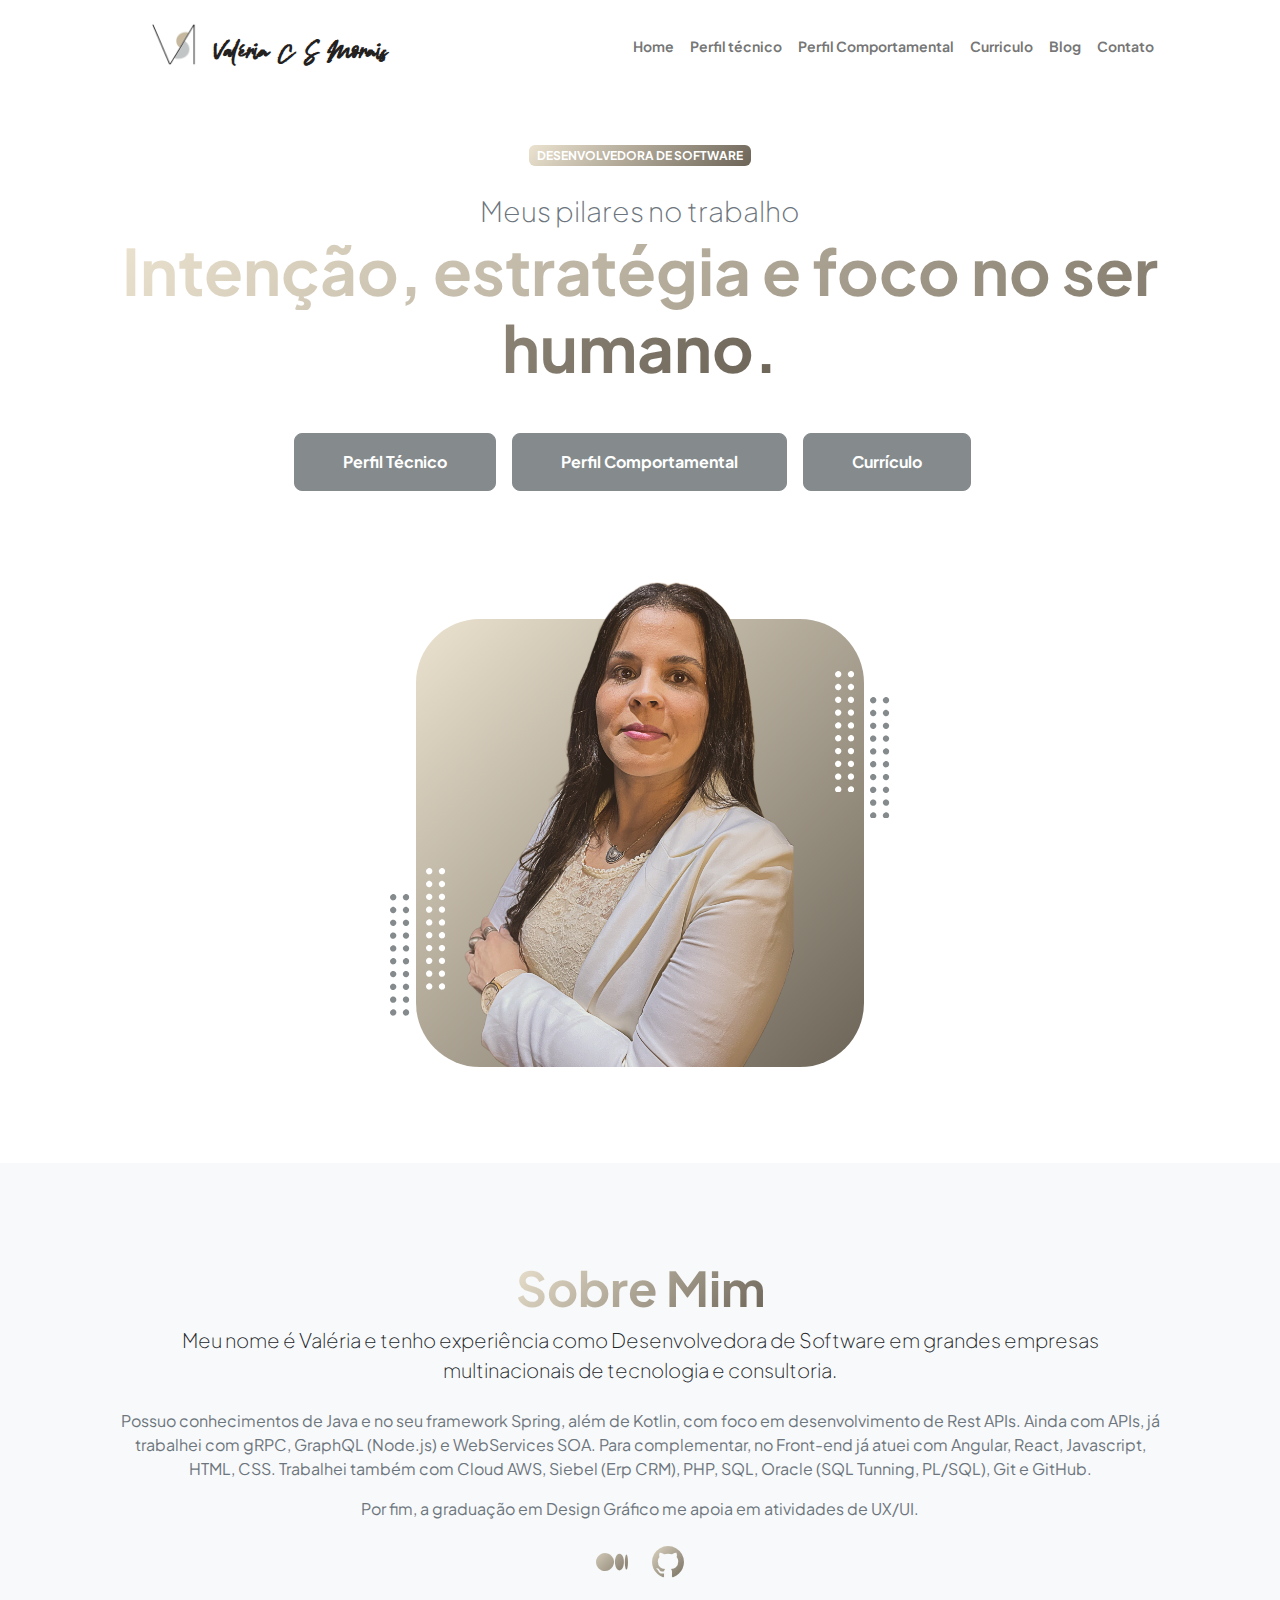
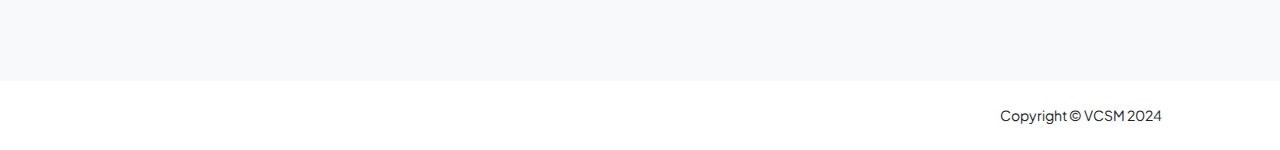
<file: index.html>
<!DOCTYPE html>
<html lang="en">
    <head>
        <meta charset="utf-8" />
        <meta name="viewport" content="width=device-width, initial-scale=1, shrink-to-fit=no" />
        <meta name="description" content="" />
        <meta name="author" content="" />
        <title>Perfil Desenvolvedora de Software - Valéria C S Morais</title>
        <!-- Favicon-->
        <link rel="icon" type="image/x-icon" href="assets/favicon.ico" />
        <!-- Custom Google font-->
        <link rel="preconnect" href="https://fonts.googleapis.com" />
        <link rel="preconnect" href="https://fonts.gstatic.com" crossorigin />
        <link href="https://fonts.googleapis.com/css2?family=Plus+Jakarta+Sans:wght@100;200;300;400;500;600;700;800;900&amp;display=swap" rel="stylesheet" />
        <!-- Bootstrap icons-->
        <link href="https://cdn.jsdelivr.net/npm/bootstrap-icons@1.8.1/font/bootstrap-icons.css" rel="stylesheet" />
        <!-- Core theme CSS (includes Bootstrap)-->
        <link href="css/styles.css" rel="stylesheet" />
    </head>
    <body class="d-flex flex-column h-100">
        <main class="flex-shrink-0">
            <!-- Navigation-->
            <nav class="navbar navbar-expand-lg navbar-light bg-white py-3">
                <div class="container px-5">
                    <a class="navbar-brand" href="index.html"><span class="fw-bolder text-primary-brand"><img class="logo-img" src="assets/avatar-vcsm.png" alt="..." />Valéria C S Morais</span></a>
                    <button class="navbar-toggler" type="button" data-bs-toggle="collapse" data-bs-target="#navbarSupportedContent" aria-controls="navbarSupportedContent" aria-expanded="false" aria-label="Toggle navigation"><span class="navbar-toggler-icon"></span></button>
                    <div class="collapse navbar-collapse" id="navbarSupportedContent">
                        <ul class="navbar-nav ms-auto mb-2 mb-lg-0 small fw-bolder">
                            <li class="nav-item"><a class="nav-link" href="index.html">Home</a></li>
                            <li class="nav-item"><a class="nav-link" href="projects.html">Perfil técnico</a></li>
                            <li class="nav-item"><a class="nav-link" href="personal.html">Perfil Comportamental</a></li>
                            <li class="nav-item"><a class="nav-link" href="resume.html">Curriculo</a></li>
                            <li class="nav-item"><a class="nav-link" target="_blank" href="https://medium.com/valeriacsmorais">Blog</a></li>
                            <li class="nav-item"><a class="nav-link" href="contact.html">Contato</a></li>
                        </ul>
                    </div>
                </div>
            </nav>
            <!-- Header-->
            <header class="py-5">
                <div class="container px-5 pb-5">
                    <div class="row gx-5 align-items-center">
                        <div class="col-xxl-5">
                            <!-- Header text content-->
                            <div class="text-center text-xxl-start">
                                <div class="badge bg-gradient-primary-to-secondary text-white mb-4"><div class="text-uppercase">Desenvolvedora de Software </div></div>
                                <div class="fs-3 fw-light text-muted">Meus pilares no trabalho </div>
                                <h1 class="display-3 fw-bolder mb-5"><span class="text-gradient d-inline">Intenção, estratégia e foco no ser humano.</span></h1>
                                <div class="d-grid gap-3 d-sm-flex justify-content-sm-center justify-content-xxl-start mb-3">
                                    <a class="btn btn-primary btn-lg px-5 py-3 fs-6 fw-bolder" href="projects.html">Perfil Técnico</a>
                                    <a class="btn btn-primary btn-lg px-5 py-3 fs-6 fw-bolder" href="personal.html">Perfil Comportamental</a>
                                    <a class="btn btn-primary btn-lg px-5 py-3 me-sm-3 fs-6 fw-bolder" href="resume.html">Currículo</a>
                                </div>
                            </div>
                        </div>
                        <div class="col-xxl-7">
                            <!-- Header profile picture-->
                            <div class="d-flex justify-content-center mt-5 mt-xxl-0">
                                <div class="profile bg-gradient-primary-to-secondary">
                                    <img class="profile-img" src="assets/profile.png" alt="..." />
                                    <div class="dots-1">
                                        <!-- SVG Dots-->
                                        <svg version="1.1" xmlns="http://www.w3.org/2000/svg" xmlns:xlink="http://www.w3.org/1999/xlink" x="0px" y="0px" viewBox="0 0 191.6 1215.4" style="enable-background: new 0 0 191.6 1215.4" xml:space="preserve">
                                            <g transform="translate(0.000000,1280.000000) scale(0.100000,-0.100000)">
                                                <path d="M227.7,12788.6c-105-35-200-141-222-248c-43-206,163-412,369-369c155,32,275,190,260,339c-11,105-90,213-190,262        C383.7,12801.6,289.7,12808.6,227.7,12788.6z"></path>
                                                <path d="M1507.7,12788.6c-151-50-253-216-222-362c25-119,136-230,254-255c194-41,395,142,375,339c-11,105-90,213-190,262        C1663.7,12801.6,1569.7,12808.6,1507.7,12788.6z"></path>
                                                <path d="M227.7,11508.6c-105-35-200-141-222-248c-43-206,163-412,369-369c155,32,275,190,260,339c-11,105-90,213-190,262        C383.7,11521.6,289.7,11528.6,227.7,11508.6z"></path>
                                                <path d="M1507.7,11508.6c-151-50-253-216-222-362c25-119,136-230,254-255c194-41,395,142,375,339c-11,105-90,213-190,262        C1663.7,11521.6,1569.7,11528.6,1507.7,11508.6z"></path>
                                                <path d="M227.7,10228.6c-105-35-200-141-222-248c-43-206,163-412,369-369c155,32,275,190,260,339c-11,105-90,213-190,262        C383.7,10241.6,289.7,10248.6,227.7,10228.6z"></path>
                                                <path d="M1507.7,10228.6c-105-35-200-141-222-248c-43-206,163-412,369-369c155,32,275,190,260,339c-11,105-90,213-190,262        C1663.7,10241.6,1569.7,10248.6,1507.7,10228.6z"></path>
                                                <path d="M227.7,8948.6c-105-35-200-141-222-248c-43-206,163-412,369-369c155,32,275,190,260,339c-11,105-90,213-190,262        C383.7,8961.6,289.7,8968.6,227.7,8948.6z"></path>
                                                <path d="M1507.7,8948.6c-105-35-200-141-222-248c-43-206,163-412,369-369c155,32,275,190,260,339c-11,105-90,213-190,262        C1663.7,8961.6,1569.7,8968.6,1507.7,8948.6z"></path>
                                                <path d="M227.7,7668.6c-105-35-200-141-222-248c-43-206,163-412,369-369c155,32,275,190,260,339c-11,105-90,213-190,262        C383.7,7681.6,289.7,7688.6,227.7,7668.6z"></path>
                                                <path d="M1507.7,7668.6c-105-35-200-141-222-248c-43-206,163-412,369-369c155,32,275,190,260,339c-11,105-90,213-190,262        C1663.7,7681.6,1569.7,7688.6,1507.7,7668.6z"></path>
                                                <path d="M227.7,6388.6c-105-35-200-141-222-248c-43-206,163-412,369-369c155,32,275,190,260,339c-11,105-90,213-190,262        C383.7,6401.6,289.7,6408.6,227.7,6388.6z"></path>
                                                <path d="M1507.7,6388.6c-105-35-200-141-222-248c-43-206,163-412,369-369c155,32,275,190,260,339c-11,105-90,213-190,262        C1663.7,6401.6,1569.7,6408.6,1507.7,6388.6z"></path>
                                                <path d="M227.7,5108.6c-105-35-200-141-222-248c-43-206,163-412,369-369c155,32,275,190,260,339c-11,105-90,213-190,262        C383.7,5121.6,289.7,5128.6,227.7,5108.6z"></path>
                                                <path d="M1507.7,5108.6c-105-35-200-141-222-248c-43-206,163-412,369-369c155,32,275,190,260,339c-11,105-90,213-190,262        C1663.7,5121.6,1569.7,5128.6,1507.7,5108.6z"></path>
                                                <path d="M227.7,3828.6c-105-35-200-141-222-248c-43-206,163-412,369-369c155,32,275,190,260,339c-11,105-90,213-190,262        C383.7,3841.6,289.7,3848.6,227.7,3828.6z"></path>
                                                <path d="M1507.7,3828.6c-105-35-200-141-222-248c-43-206,163-412,369-369c155,32,275,190,260,339c-11,105-90,213-190,262        C1663.7,3841.6,1569.7,3848.6,1507.7,3828.6z"></path>
                                                <path d="M227.7,2548.6c-105-35-200-141-222-248c-43-206,163-412,369-369c155,32,275,190,260,339c-11,105-90,213-190,262        C383.7,2561.6,289.7,2568.6,227.7,2548.6z"></path>
                                                <path d="M1507.7,2548.6c-105-35-200-141-222-248c-43-206,163-412,369-369c155,32,275,190,260,339c-11,105-90,213-190,262        C1663.7,2561.6,1569.7,2568.6,1507.7,2548.6z"></path>
                                                <path d="M227.7,1268.6c-105-35-200-141-222-248c-43-206,163-412,369-369c155,32,275,190,260,339c-11,105-90,213-190,262        C383.7,1281.6,289.7,1288.6,227.7,1268.6z"></path>
                                                <path d="M1507.7,1268.6c-105-35-200-141-222-248c-43-206,163-412,369-369c155,32,275,190,260,339c-11,105-90,213-190,262        C1663.7,1281.6,1569.7,1288.6,1507.7,1268.6z"></path>
                                            </g>
                                        </svg>
                                        <!-- END of SVG dots-->
                                    </div>
                                    <div class="dots-2">
                                        <!-- SVG Dots-->
                                        <svg version="1.1" xmlns="http://www.w3.org/2000/svg" xmlns:xlink="http://www.w3.org/1999/xlink" x="0px" y="0px" viewBox="0 0 191.6 1215.4" style="enable-background: new 0 0 191.6 1215.4" xml:space="preserve">
                                            <g transform="translate(0.000000,1280.000000) scale(0.100000,-0.100000)">
                                                <path d="M227.7,12788.6c-105-35-200-141-222-248c-43-206,163-412,369-369c155,32,275,190,260,339c-11,105-90,213-190,262        C383.7,12801.6,289.7,12808.6,227.7,12788.6z"></path>
                                                <path d="M1507.7,12788.6c-151-50-253-216-222-362c25-119,136-230,254-255c194-41,395,142,375,339c-11,105-90,213-190,262        C1663.7,12801.6,1569.7,12808.6,1507.7,12788.6z"></path>
                                                <path d="M227.7,11508.6c-105-35-200-141-222-248c-43-206,163-412,369-369c155,32,275,190,260,339c-11,105-90,213-190,262        C383.7,11521.6,289.7,11528.6,227.7,11508.6z"></path>
                                                <path d="M1507.7,11508.6c-151-50-253-216-222-362c25-119,136-230,254-255c194-41,395,142,375,339c-11,105-90,213-190,262        C1663.7,11521.6,1569.7,11528.6,1507.7,11508.6z"></path>
                                                <path d="M227.7,10228.6c-105-35-200-141-222-248c-43-206,163-412,369-369c155,32,275,190,260,339c-11,105-90,213-190,262        C383.7,10241.6,289.7,10248.6,227.7,10228.6z"></path>
                                                <path d="M1507.7,10228.6c-105-35-200-141-222-248c-43-206,163-412,369-369c155,32,275,190,260,339c-11,105-90,213-190,262        C1663.7,10241.6,1569.7,10248.6,1507.7,10228.6z"></path>
                                                <path d="M227.7,8948.6c-105-35-200-141-222-248c-43-206,163-412,369-369c155,32,275,190,260,339c-11,105-90,213-190,262        C383.7,8961.6,289.7,8968.6,227.7,8948.6z"></path>
                                                <path d="M1507.7,8948.6c-105-35-200-141-222-248c-43-206,163-412,369-369c155,32,275,190,260,339c-11,105-90,213-190,262        C1663.7,8961.6,1569.7,8968.6,1507.7,8948.6z"></path>
                                                <path d="M227.7,7668.6c-105-35-200-141-222-248c-43-206,163-412,369-369c155,32,275,190,260,339c-11,105-90,213-190,262        C383.7,7681.6,289.7,7688.6,227.7,7668.6z"></path>
                                                <path d="M1507.7,7668.6c-105-35-200-141-222-248c-43-206,163-412,369-369c155,32,275,190,260,339c-11,105-90,213-190,262        C1663.7,7681.6,1569.7,7688.6,1507.7,7668.6z"></path>
                                                <path d="M227.7,6388.6c-105-35-200-141-222-248c-43-206,163-412,369-369c155,32,275,190,260,339c-11,105-90,213-190,262        C383.7,6401.6,289.7,6408.6,227.7,6388.6z"></path>
                                                <path d="M1507.7,6388.6c-105-35-200-141-222-248c-43-206,163-412,369-369c155,32,275,190,260,339c-11,105-90,213-190,262        C1663.7,6401.6,1569.7,6408.6,1507.7,6388.6z"></path>
                                                <path d="M227.7,5108.6c-105-35-200-141-222-248c-43-206,163-412,369-369c155,32,275,190,260,339c-11,105-90,213-190,262        C383.7,5121.6,289.7,5128.6,227.7,5108.6z"></path>
                                                <path d="M1507.7,5108.6c-105-35-200-141-222-248c-43-206,163-412,369-369c155,32,275,190,260,339c-11,105-90,213-190,262        C1663.7,5121.6,1569.7,5128.6,1507.7,5108.6z"></path>
                                                <path d="M227.7,3828.6c-105-35-200-141-222-248c-43-206,163-412,369-369c155,32,275,190,260,339c-11,105-90,213-190,262        C383.7,3841.6,289.7,3848.6,227.7,3828.6z"></path>
                                                <path d="M1507.7,3828.6c-105-35-200-141-222-248c-43-206,163-412,369-369c155,32,275,190,260,339c-11,105-90,213-190,262        C1663.7,3841.6,1569.7,3848.6,1507.7,3828.6z"></path>
                                                <path d="M227.7,2548.6c-105-35-200-141-222-248c-43-206,163-412,369-369c155,32,275,190,260,339c-11,105-90,213-190,262        C383.7,2561.6,289.7,2568.6,227.7,2548.6z"></path>
                                                <path d="M1507.7,2548.6c-105-35-200-141-222-248c-43-206,163-412,369-369c155,32,275,190,260,339c-11,105-90,213-190,262        C1663.7,2561.6,1569.7,2568.6,1507.7,2548.6z"></path>
                                                <path d="M227.7,1268.6c-105-35-200-141-222-248c-43-206,163-412,369-369c155,32,275,190,260,339c-11,105-90,213-190,262        C383.7,1281.6,289.7,1288.6,227.7,1268.6z"></path>
                                                <path d="M1507.7,1268.6c-105-35-200-141-222-248c-43-206,163-412,369-369c155,32,275,190,260,339c-11,105-90,213-190,262        C1663.7,1281.6,1569.7,1288.6,1507.7,1268.6z"></path>
                                            </g>
                                        </svg>
                                        <!-- END of SVG dots-->
                                    </div>
                                    <div class="dots-3">
                                        <!-- SVG Dots-->
                                        <svg version="1.1" xmlns="http://www.w3.org/2000/svg" xmlns:xlink="http://www.w3.org/1999/xlink" x="0px" y="0px" viewBox="0 0 191.6 1215.4" style="enable-background: new 0 0 191.6 1215.4" xml:space="preserve">
                                            <g transform="translate(0.000000,1280.000000) scale(0.100000,-0.100000)">
                                                <path d="M227.7,12788.6c-105-35-200-141-222-248c-43-206,163-412,369-369c155,32,275,190,260,339c-11,105-90,213-190,262        C383.7,12801.6,289.7,12808.6,227.7,12788.6z"></path>
                                                <path d="M1507.7,12788.6c-151-50-253-216-222-362c25-119,136-230,254-255c194-41,395,142,375,339c-11,105-90,213-190,262        C1663.7,12801.6,1569.7,12808.6,1507.7,12788.6z"></path>
                                                <path d="M227.7,11508.6c-105-35-200-141-222-248c-43-206,163-412,369-369c155,32,275,190,260,339c-11,105-90,213-190,262        C383.7,11521.6,289.7,11528.6,227.7,11508.6z"></path>
                                                <path d="M1507.7,11508.6c-151-50-253-216-222-362c25-119,136-230,254-255c194-41,395,142,375,339c-11,105-90,213-190,262        C1663.7,11521.6,1569.7,11528.6,1507.7,11508.6z"></path>
                                                <path d="M227.7,10228.6c-105-35-200-141-222-248c-43-206,163-412,369-369c155,32,275,190,260,339c-11,105-90,213-190,262        C383.7,10241.6,289.7,10248.6,227.7,10228.6z"></path>
                                                <path d="M1507.7,10228.6c-105-35-200-141-222-248c-43-206,163-412,369-369c155,32,275,190,260,339c-11,105-90,213-190,262        C1663.7,10241.6,1569.7,10248.6,1507.7,10228.6z"></path>
                                                <path d="M227.7,8948.6c-105-35-200-141-222-248c-43-206,163-412,369-369c155,32,275,190,260,339c-11,105-90,213-190,262        C383.7,8961.6,289.7,8968.6,227.7,8948.6z"></path>
                                                <path d="M1507.7,8948.6c-105-35-200-141-222-248c-43-206,163-412,369-369c155,32,275,190,260,339c-11,105-90,213-190,262        C1663.7,8961.6,1569.7,8968.6,1507.7,8948.6z"></path>
                                                <path d="M227.7,7668.6c-105-35-200-141-222-248c-43-206,163-412,369-369c155,32,275,190,260,339c-11,105-90,213-190,262        C383.7,7681.6,289.7,7688.6,227.7,7668.6z"></path>
                                                <path d="M1507.7,7668.6c-105-35-200-141-222-248c-43-206,163-412,369-369c155,32,275,190,260,339c-11,105-90,213-190,262        C1663.7,7681.6,1569.7,7688.6,1507.7,7668.6z"></path>
                                                <path d="M227.7,6388.6c-105-35-200-141-222-248c-43-206,163-412,369-369c155,32,275,190,260,339c-11,105-90,213-190,262        C383.7,6401.6,289.7,6408.6,227.7,6388.6z"></path>
                                                <path d="M1507.7,6388.6c-105-35-200-141-222-248c-43-206,163-412,369-369c155,32,275,190,260,339c-11,105-90,213-190,262        C1663.7,6401.6,1569.7,6408.6,1507.7,6388.6z"></path>
                                                <path d="M227.7,5108.6c-105-35-200-141-222-248c-43-206,163-412,369-369c155,32,275,190,260,339c-11,105-90,213-190,262        C383.7,5121.6,289.7,5128.6,227.7,5108.6z"></path>
                                                <path d="M1507.7,5108.6c-105-35-200-141-222-248c-43-206,163-412,369-369c155,32,275,190,260,339c-11,105-90,213-190,262        C1663.7,5121.6,1569.7,5128.6,1507.7,5108.6z"></path>
                                                <path d="M227.7,3828.6c-105-35-200-141-222-248c-43-206,163-412,369-369c155,32,275,190,260,339c-11,105-90,213-190,262        C383.7,3841.6,289.7,3848.6,227.7,3828.6z"></path>
                                                <path d="M1507.7,3828.6c-105-35-200-141-222-248c-43-206,163-412,369-369c155,32,275,190,260,339c-11,105-90,213-190,262        C1663.7,3841.6,1569.7,3848.6,1507.7,3828.6z"></path>
                                                <path d="M227.7,2548.6c-105-35-200-141-222-248c-43-206,163-412,369-369c155,32,275,190,260,339c-11,105-90,213-190,262        C383.7,2561.6,289.7,2568.6,227.7,2548.6z"></path>
                                                <path d="M1507.7,2548.6c-105-35-200-141-222-248c-43-206,163-412,369-369c155,32,275,190,260,339c-11,105-90,213-190,262        C1663.7,2561.6,1569.7,2568.6,1507.7,2548.6z"></path>
                                                <path d="M227.7,1268.6c-105-35-200-141-222-248c-43-206,163-412,369-369c155,32,275,190,260,339c-11,105-90,213-190,262        C383.7,1281.6,289.7,1288.6,227.7,1268.6z"></path>
                                                <path d="M1507.7,1268.6c-105-35-200-141-222-248c-43-206,163-412,369-369c155,32,275,190,260,339c-11,105-90,213-190,262        C1663.7,1281.6,1569.7,1288.6,1507.7,1268.6z"></path>
                                            </g>
                                        </svg>
                                        <!-- END of SVG dots-->
                                    </div>
                                    <div class="dots-4">
                                        <!-- SVG Dots-->
                                        <svg version="1.1" xmlns="http://www.w3.org/2000/svg" xmlns:xlink="http://www.w3.org/1999/xlink" x="0px" y="0px" viewBox="0 0 191.6 1215.4" style="enable-background: new 0 0 191.6 1215.4" xml:space="preserve">
                                            <g transform="translate(0.000000,1280.000000) scale(0.100000,-0.100000)">
                                                <path d="M227.7,12788.6c-105-35-200-141-222-248c-43-206,163-412,369-369c155,32,275,190,260,339c-11,105-90,213-190,262        C383.7,12801.6,289.7,12808.6,227.7,12788.6z"></path>
                                                <path d="M1507.7,12788.6c-151-50-253-216-222-362c25-119,136-230,254-255c194-41,395,142,375,339c-11,105-90,213-190,262        C1663.7,12801.6,1569.7,12808.6,1507.7,12788.6z"></path>
                                                <path d="M227.7,11508.6c-105-35-200-141-222-248c-43-206,163-412,369-369c155,32,275,190,260,339c-11,105-90,213-190,262        C383.7,11521.6,289.7,11528.6,227.7,11508.6z"></path>
                                                <path d="M1507.7,11508.6c-151-50-253-216-222-362c25-119,136-230,254-255c194-41,395,142,375,339c-11,105-90,213-190,262        C1663.7,11521.6,1569.7,11528.6,1507.7,11508.6z"></path>
                                                <path d="M227.7,10228.6c-105-35-200-141-222-248c-43-206,163-412,369-369c155,32,275,190,260,339c-11,105-90,213-190,262        C383.7,10241.6,289.7,10248.6,227.7,10228.6z"></path>
                                                <path d="M1507.7,10228.6c-105-35-200-141-222-248c-43-206,163-412,369-369c155,32,275,190,260,339c-11,105-90,213-190,262        C1663.7,10241.6,1569.7,10248.6,1507.7,10228.6z"></path>
                                                <path d="M227.7,8948.6c-105-35-200-141-222-248c-43-206,163-412,369-369c155,32,275,190,260,339c-11,105-90,213-190,262        C383.7,8961.6,289.7,8968.6,227.7,8948.6z"></path>
                                                <path d="M1507.7,8948.6c-105-35-200-141-222-248c-43-206,163-412,369-369c155,32,275,190,260,339c-11,105-90,213-190,262        C1663.7,8961.6,1569.7,8968.6,1507.7,8948.6z"></path>
                                                <path d="M227.7,7668.6c-105-35-200-141-222-248c-43-206,163-412,369-369c155,32,275,190,260,339c-11,105-90,213-190,262        C383.7,7681.6,289.7,7688.6,227.7,7668.6z"></path>
                                                <path d="M1507.7,7668.6c-105-35-200-141-222-248c-43-206,163-412,369-369c155,32,275,190,260,339c-11,105-90,213-190,262        C1663.7,7681.6,1569.7,7688.6,1507.7,7668.6z"></path>
                                                <path d="M227.7,6388.6c-105-35-200-141-222-248c-43-206,163-412,369-369c155,32,275,190,260,339c-11,105-90,213-190,262        C383.7,6401.6,289.7,6408.6,227.7,6388.6z"></path>
                                                <path d="M1507.7,6388.6c-105-35-200-141-222-248c-43-206,163-412,369-369c155,32,275,190,260,339c-11,105-90,213-190,262        C1663.7,6401.6,1569.7,6408.6,1507.7,6388.6z"></path>
                                                <path d="M227.7,5108.6c-105-35-200-141-222-248c-43-206,163-412,369-369c155,32,275,190,260,339c-11,105-90,213-190,262        C383.7,5121.6,289.7,5128.6,227.7,5108.6z"></path>
                                                <path d="M1507.7,5108.6c-105-35-200-141-222-248c-43-206,163-412,369-369c155,32,275,190,260,339c-11,105-90,213-190,262        C1663.7,5121.6,1569.7,5128.6,1507.7,5108.6z"></path>
                                                <path d="M227.7,3828.6c-105-35-200-141-222-248c-43-206,163-412,369-369c155,32,275,190,260,339c-11,105-90,213-190,262        C383.7,3841.6,289.7,3848.6,227.7,3828.6z"></path>
                                                <path d="M1507.7,3828.6c-105-35-200-141-222-248c-43-206,163-412,369-369c155,32,275,190,260,339c-11,105-90,213-190,262        C1663.7,3841.6,1569.7,3848.6,1507.7,3828.6z"></path>
                                                <path d="M227.7,2548.6c-105-35-200-141-222-248c-43-206,163-412,369-369c155,32,275,190,260,339c-11,105-90,213-190,262        C383.7,2561.6,289.7,2568.6,227.7,2548.6z"></path>
                                                <path d="M1507.7,2548.6c-105-35-200-141-222-248c-43-206,163-412,369-369c155,32,275,190,260,339c-11,105-90,213-190,262        C1663.7,2561.6,1569.7,2568.6,1507.7,2548.6z"></path>
                                                <path d="M227.7,1268.6c-105-35-200-141-222-248c-43-206,163-412,369-369c155,32,275,190,260,339c-11,105-90,213-190,262        C383.7,1281.6,289.7,1288.6,227.7,1268.6z"></path>
                                                <path d="M1507.7,1268.6c-105-35-200-141-222-248c-43-206,163-412,369-369c155,32,275,190,260,339c-11,105-90,213-190,262        C1663.7,1281.6,1569.7,1288.6,1507.7,1268.6z"></path>
                                            </g>
                                        </svg>
                                        <!-- END of SVG dots-->
                                    </div>
                                </div>
                            </div>
                        </div>
                    </div>
                </div>
            </header>
            <!-- About Section-->
            <section class="bg-light py-5">
                <div class="container px-5">
                    <div class="row gx-5 justify-content-center">
                        <div class="col-xxl-8">
                            <div class="text-center my-5">
                                <h2 class="display-5 fw-bolder"><span class="text-gradient d-inline">Sobre Mim</span></h2>
                                <p class="lead fw-light mb-4">Meu nome é Valéria e tenho experiência como Desenvolvedora de Software em grandes empresas multinacionais de tecnologia e consultoria.</p>
                                <p class="text-muted">Possuo conhecimentos de Java e no seu framework Spring, além de Kotlin, com foco em desenvolvimento de Rest APIs. Ainda com APIs, já trabalhei com gRPC, GraphQL (Node.js) e WebServices SOA. Para complementar, no Front-end já atuei com Angular, React, Javascript, HTML, CSS. Trabalhei também com Cloud AWS, Siebel (Erp CRM), PHP, SQL, Oracle (SQL Tunning, PL/SQL), Git e GitHub.</p>
                                <p class="text-muted">Por fim, a graduação em Design Gráfico me apoia em atividades de UX/UI.</p>
                                <div class="d-flex justify-content-center fs-2 gap-4">
                                    <a class="text-gradient" target="_blank" href="https://medium.com/@valeriacsmorais"><i class="bi bi-medium"></i></a>
                                    <a class="text-gradient" target="_blank" href="https://github.com/valeriacsmorais"><i class="bi bi-github"></i></a>
                                </div>
                            </div>
                        </div>
                    </div>
                </div>
            </section>
        </main>
        <!-- Footer-->
        <footer class="bg-white py-4 mt-auto">
            <div class="container px-5">
                <div class="row align-items-center justify-content-between flex-column flex-sm-row">
                    <div class="col-auto"></div>
                    <div class="col-auto"><div class="small m-0">Copyright &copy; VCSM 2024</div></div>
                </div>
            </div>
        </footer>
        <!-- Bootstrap core JS-->
        <script src="https://cdn.jsdelivr.net/npm/bootstrap@5.2.3/dist/js/bootstrap.bundle.min.js"></script>
        <!-- Core theme JS-->
        <script src="js/scripts.js"></script>
    </body>
</html>
</file>
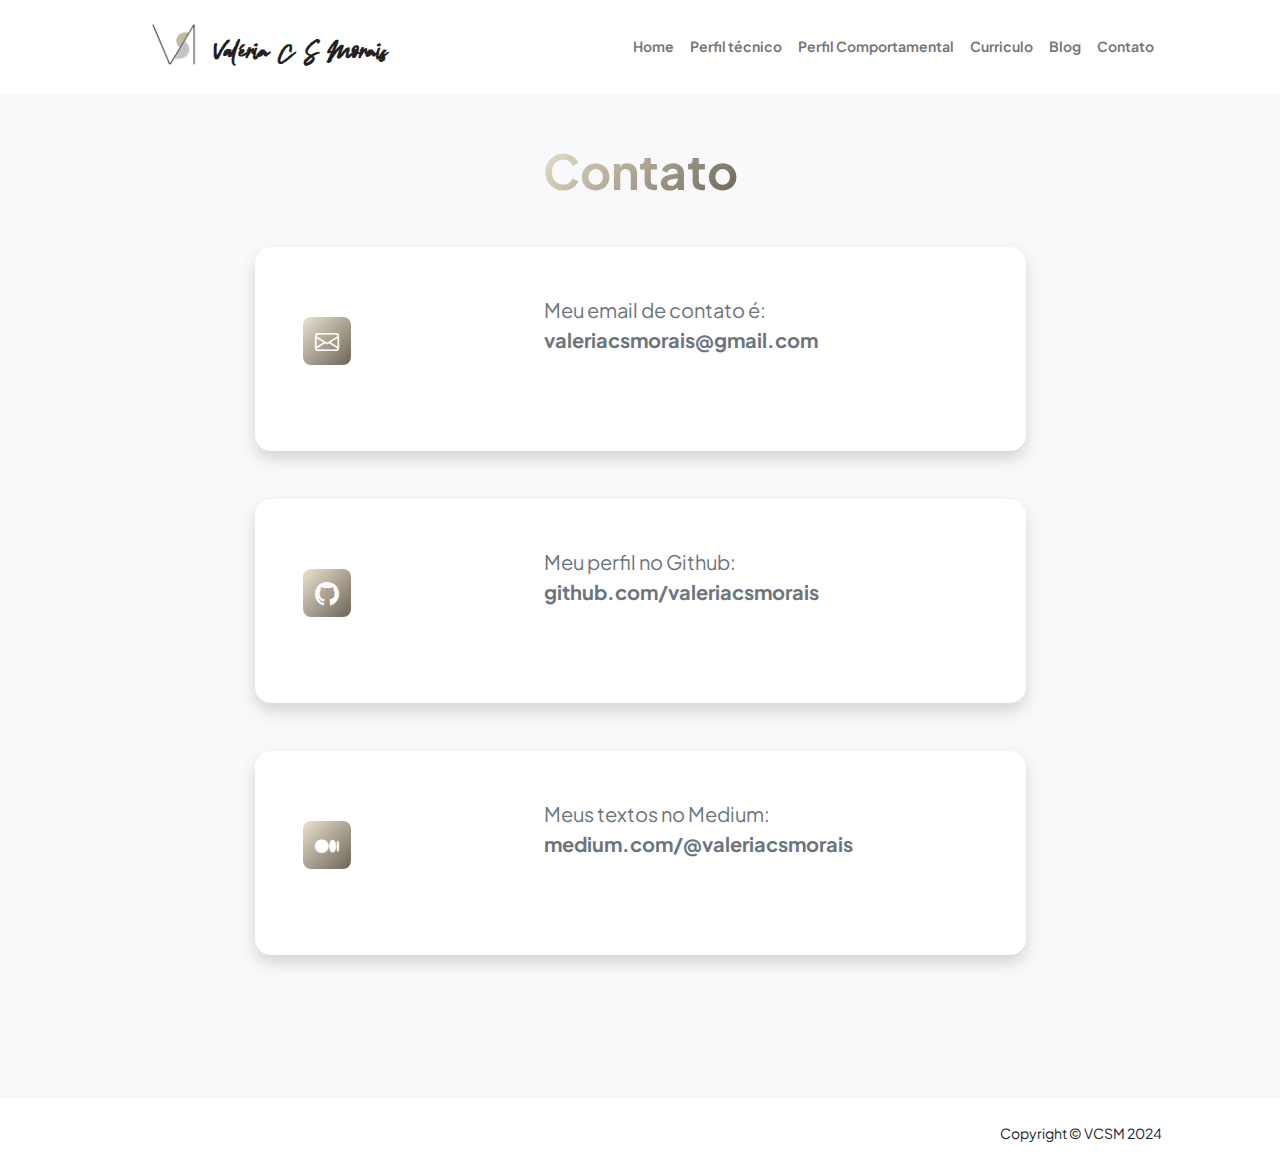
<file: contact.html>
<!DOCTYPE html>
<html lang="en">
    <head>
        <meta charset="utf-8" />
        <meta name="viewport" content="width=device-width, initial-scale=1, shrink-to-fit=no" />
        <meta name="description" content />
        <meta name="author" content />
        <title>Perfil Desenvolvedora de Software - Valéria C S Morais</title>
        <!-- Favicon-->
        <link rel="icon" type="image/x-icon" href="assets/favicon.ico" />
        <!-- Custom Google font-->
        <link rel="preconnect" href="https://fonts.googleapis.com" />
        <link rel="preconnect" href="https://fonts.gstatic.com" crossorigin />
        <link href="https://fonts.googleapis.com/css2?family=Plus+Jakarta+Sans:wght@100;200;300;400;500;600;700;800;900&amp;display=swap" rel="stylesheet" />
        <!-- Bootstrap icons-->
        <link href="https://cdn.jsdelivr.net/npm/bootstrap-icons@1.8.1/font/bootstrap-icons.css" rel="stylesheet" />
        <!-- Core theme CSS (includes Bootstrap)-->
        <link href="css/styles.css" rel="stylesheet" />
    </head>
    <body class="d-flex flex-column bg-light">
        <main class="flex-shrink-0">
            <!-- Navigation-->
            <nav class="navbar navbar-expand-lg navbar-light bg-white py-3">
                <div class="container px-5">
                    <a class="navbar-brand" href="index.html"><span class="fw-bolder text-primary-brand"><img class="logo-img" src="assets/avatar-vcsm.png" alt="..." />Valéria C S Morais</span></a>
                    <button class="navbar-toggler" type="button" data-bs-toggle="collapse" data-bs-target="#navbarSupportedContent" aria-controls="navbarSupportedContent" aria-expanded="false" aria-label="Toggle navigation"><span class="navbar-toggler-icon"></span></button>
                    <div class="collapse navbar-collapse" id="navbarSupportedContent">
                        <ul class="navbar-nav ms-auto mb-2 mb-lg-0 small fw-bolder">
                            <li class="nav-item"><a class="nav-link" href="index.html">Home</a></li>
                            <li class="nav-item"><a class="nav-link" href="projects.html">Perfil técnico</a></li>
                            <li class="nav-item"><a class="nav-link" href="personal.html">Perfil Comportamental</a></li>
                            <li class="nav-item"><a class="nav-link" href="resume.html">Curriculo</a></li>
                            <li class="nav-item"><a class="nav-link" target="_blank" href="https://medium.com/valeriacsmorais">Blog</a></li>                            
                            <li class="nav-item"><a class="nav-link" href="contact.html">Contato</a></li>
                        </ul>
                    </div>
                </div>
            </nav>
            <!-- Page content-->
            <section class="py-5">
                <div class="container px-5 mb-5">
                    <div class="text-center mb-5">
                        <div class="text-center mb-5">
                            <h1 class="display-5 fw-bolder mb-0"><span class="text-gradient d-inline">Contato</span></h1>
                        </div>
                    </div>
                    <div class="row gx-5 justify-content-center">
                        <div class="col-lg-11 col-xl-9 col-xxl-8">
                                <div class="card shadow border-0 rounded-4 mb-5">
                                    <div class="card-body p-5">
                                        <div class="row align-items-center gx-5">
                                            <div class="col text-lg-start mb-4 mb-lg-0">
                                                    <div class="feature text-center bg-primary bg-gradient-primary-to-secondary text-white rounded-3 mb-3"><i class="bi bi-envelope"></i></div>
                                            </div>
                                            <div class="col-lg-8">
                                                <div class="mb-5">
                                                    <p class="lead fw-normal text-muted mb-0">Meu email de contato é: <b>valeriacsmorais@gmail.com</b>
                                                </div>
                                            </div>
                                        </div>
                                    </div>
                                </div>
                            </div>
                        </div>
                        <div class="row gx-5 justify-content-center">
                            <div class="col-lg-11 col-xl-9 col-xxl-8">
                                    <div class="card shadow border-0 rounded-4 mb-5">
                                        <div class="card-body p-5">
                                            <div class="row align-items-center gx-5">
                                                <div class="col text-lg-start mb-4 mb-lg-0">
                                                        <div class="feature text-center bg-primary bg-gradient-primary-to-secondary text-white rounded-3 mb-3"><i class="bi bi-github"></i></div>
                                                </div>
                                                <div class="col-lg-8">
                                                    <div class="mb-5">
                                                        <p class="lead fw-normal text-muted mb-0">Meu perfil no Github: <b>github.com/valeriacsmorais</b>
                                                    </div>
                                                </div>
                                            </div>
                                        </div>
                                    </div>
                                </div>
                            </div>
                            <div class="row gx-5 justify-content-center">
                                <div class="col-lg-11 col-xl-9 col-xxl-8">
                                        <div class="card shadow border-0 rounded-4 mb-5">
                                            <div class="card-body p-5">
                                                <div class="row align-items-center gx-5">
                                                    <div class="col text-lg-start mb-4 mb-lg-0">
                                                            <div class="feature text-center bg-primary bg-gradient-primary-to-secondary text-white rounded-3 mb-3"><i class="bi bi-medium"></i></div>
                                                    </div>
                                                    <div class="col-lg-8">
                                                        <div class="mb-5">
                                                            <p class="lead fw-normal text-muted mb-0">Meus textos no Medium: <b>medium.com/@valeriacsmorais</b>
                                                        </div>
                                                    </div>
                                                </div>
                                            </div>
                                        </div>
                                    </div>
                                </div>
                            </div>       
                    </div>                
                </div>
            </section>
        </main>
        <!-- Footer-->
        <footer class="bg-white py-4 mt-auto">
            <div class="container px-5">
                <div class="row align-items-center justify-content-between flex-column flex-sm-row">
                    <div class="col-auto"></div>
                    <div class="col-auto"><div class="small m-0">Copyright &copy; VCSM 2024</div></div>
                </div>
            </div>
        </footer>
        <!-- Bootstrap core JS-->
        <script src="https://cdn.jsdelivr.net/npm/bootstrap@5.2.3/dist/js/bootstrap.bundle.min.js"></script>
        <!-- Core theme JS-->
        <script src="js/scripts.js"></script>
    </body>
</html>
</file>
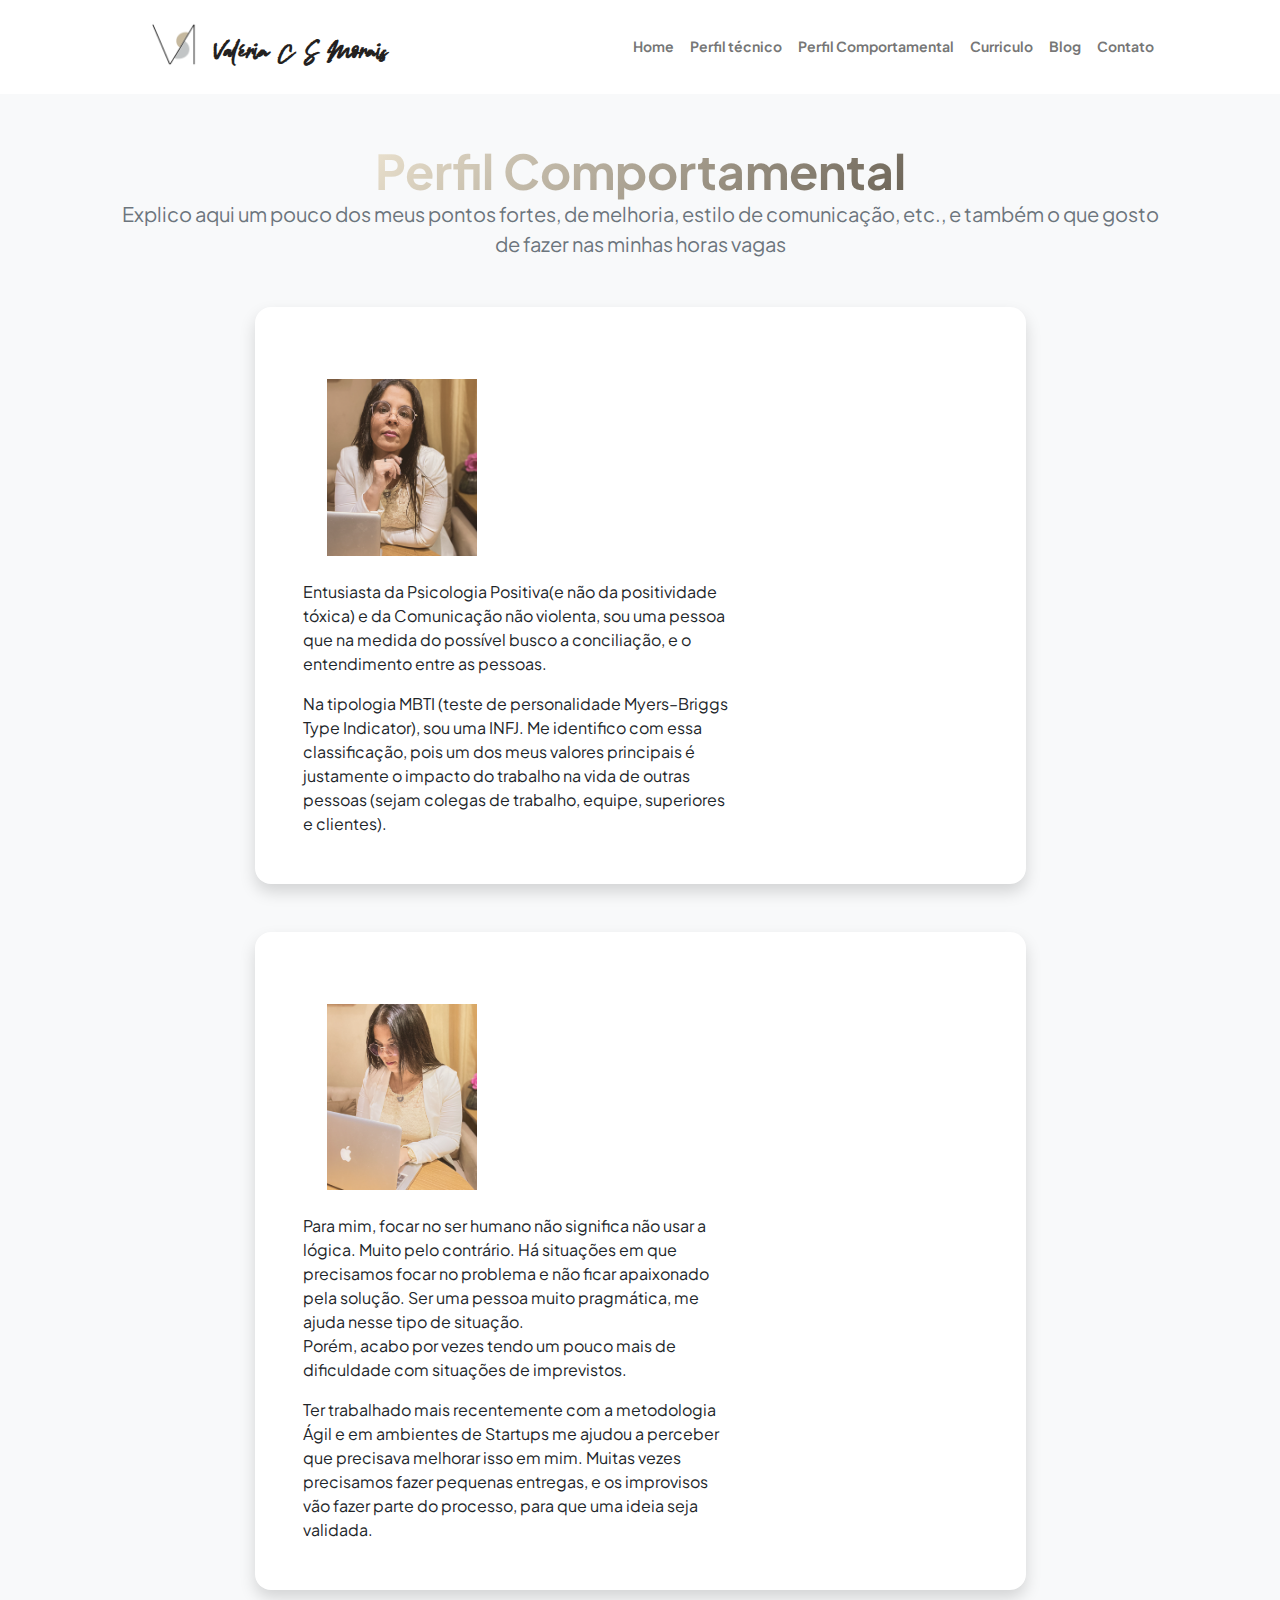
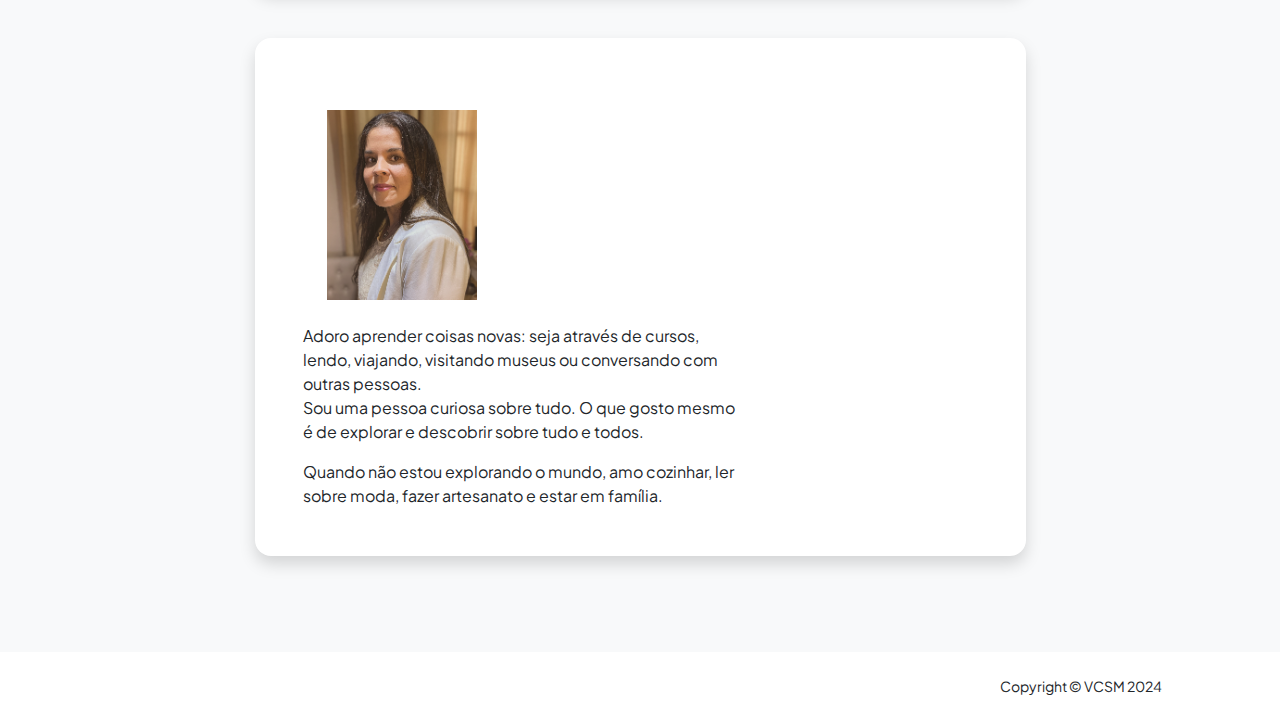
<file: personal.html>
<!DOCTYPE html>
<html lang="en">

<head>
    <meta charset="utf-8" />
    <meta name="viewport" content="width=device-width, initial-scale=1, shrink-to-fit=no" />
    <meta name="description" content="" />
    <meta name="author" content="" />
    <title>Perfil Desenvolvedora de Software - Valéria C S Morais</title>
    <!-- Favicon-->
    <link rel="icon" type="image/x-icon" href="assets/favicon.ico" />
    <!-- Custom Google font-->
    <link rel="preconnect" href="https://fonts.googleapis.com" />
    <link rel="preconnect" href="https://fonts.gstatic.com" crossorigin />
    <link
        href="https://fonts.googleapis.com/css2?family=Plus+Jakarta+Sans:wght@100;200;300;400;500;600;700;800;900&amp;display=swap"
        rel="stylesheet" />
    <!-- Bootstrap icons-->
    <link href="https://cdn.jsdelivr.net/npm/bootstrap-icons@1.8.1/font/bootstrap-icons.css" rel="stylesheet" />
    <!-- Core theme CSS (includes Bootstrap)-->
    <link href="css/styles.css" rel="stylesheet" />
</head>

<body class="d-flex flex-column h-100 bg-light">
    <main class="flex-shrink-0">
        <!-- Navigation-->
        <nav class="navbar navbar-expand-lg navbar-light bg-white py-3">
            <div class="container px-5">
                <a class="navbar-brand" href="index.html"><span class="fw-bolder text-primary-brand"><img class="logo-img" src="assets/avatar-vcsm.png" alt="..." />Valéria C S Morais</span></a>
                <button class="navbar-toggler" type="button" data-bs-toggle="collapse"
                    data-bs-target="#navbarSupportedContent" aria-controls="navbarSupportedContent"
                    aria-expanded="false" aria-label="Toggle navigation"><span
                        class="navbar-toggler-icon"></span></button>
                <div class="collapse navbar-collapse" id="navbarSupportedContent">
                    <ul class="navbar-nav ms-auto mb-2 mb-lg-0 small fw-bolder">
                        <li class="nav-item"><a class="nav-link" href="index.html">Home</a></li>
                        <li class="nav-item"><a class="nav-link" href="projects.html">Perfil técnico</a></li>
                        <li class="nav-item"><a class="nav-link" href="personal.html">Perfil Comportamental</a></li>
                        <li class="nav-item"><a class="nav-link" href="resume.html">Curriculo</a></li>
                        <li class="nav-item"><a class="nav-link" target="_blank" href="https://medium.com/valeriacsmorais">Blog</a></li>
                        <li class="nav-item"><a class="nav-link" href="contact.html">Contato</a></li>
                    </ul>
                </div>
            </div>
        </nav>
        <!-- Page Content-->
        <div class="container px-5 my-5">
            <div class="text-center mb-5">
                <h1 class="display-5 fw-bolder mb-0"><span class="text-gradient d-inline">Perfil Comportamental</span>
                </h1>
                <p class="lead fw-normal text-muted mb-0">Explico aqui um pouco dos meus pontos fortes, de melhoria,
                    estilo de comunicação, etc., e também o que gosto de fazer nas minhas horas vagas </p>
            </div>
            <div class="row gx-5 justify-content-center">
                <div class="col-lg-11 col-xl-9 col-xxl-8">
                    <!-- Experience Section-->
                    <section>
                        <!-- Experience Card 1-->
                        <div class="card shadow border-0 rounded-4 mb-5">
                            <div class="card-body p-5">
                                <div class="row align-items-center gx-5">
                                    <div class="col text-center text-lg-start mb-4 mb-lg-0">
                                        <div class="p-4 rounded-4">
                                            <img class="profile-img" width="150px" src="assets/profile-2.png" alt="..."
                                                width="320px" />
                                        </div>
                                    </div>
                                    <div class="col-lg-8">
                                        <div>Entusiasta da Psicologia Positiva(e não da positividade tóxica) e da
                                            Comunicação não violenta, sou uma pessoa que na medida do possível busco a
                                            conciliação, e o entendimento entre as pessoas.</div>
                                        <p></p>
                                        <div>Na tipologia MBTI (teste de personalidade Myers–Briggs Type Indicator), sou
                                            uma INFJ. Me identifico com essa classificação, pois um dos meus valores
                                            principais é justamente o impacto do trabalho na vida de outras pessoas
                                            (sejam colegas de trabalho, equipe, superiores e clientes). </div>
                                    </div>
                                </div>
                            </div>
                        </div>
                        <!-- Experience Card 2-->
                        <div class="card shadow border-0 rounded-4 mb-5">
                            <div class="card-body p-5">
                                <div class="row align-items-center gx-5">
                                    <div class="col text-center text-lg-start mb-4 mb-lg-0">
                                        <div class="p-4 rounded-4">
                                            <img class="profile-img" width="150px" src="assets/profile-4.png" alt="..."
                                                width="320px" />
                                        </div>
                                    </div>
                                    <div class="col-lg-8">
                                        <div>Para mim, focar no ser humano não significa não usar a lógica. Muito pelo
                                            contrário. Há situações em que precisamos focar no problema e não ficar
                                            apaixonado pela solução. Ser uma pessoa muito pragmática, me ajuda nesse tipo de situação.</div>
                                        <div>Porém, acabo por vezes tendo um pouco mais
                                            de dificuldade com situações de imprevistos. </div>
                                        <p></p>
                                        <div>Ter trabalhado mais recentemente com a metodologia Ágil e em ambientes de
                                            Startups me ajudou a perceber que precisava melhorar isso em mim. Muitas
                                            vezes precisamos fazer pequenas entregas, e os improvisos vão fazer parte do
                                            processo, para que uma ideia seja validada. </div>
                                    </div>
                                </div>
                            </div>
                        </div>
                        <!-- Experience Card 3-->
                        <div class="card shadow border-0 rounded-4 mb-5">
                            <div class="card-body p-5">
                                <div class="row align-items-center gx-5">
                                    <div class="col text-center text-lg-start mb-4 mb-lg-0">
                                        <div class="p-4 rounded-4">
                                            <img class="profile-img" width="150px" src="assets/profile-3.png" alt="..."
                                                width="320px" />
                                        </div>
                                    </div>
                                    <div class="col-lg-8">
                                        <div>Adoro aprender coisas novas: seja através de cursos, lendo, viajando, visitando museus ou conversando com outras pessoas. </div>
                                        <div>Sou uma pessoa curiosa sobre tudo. O que gosto mesmo é de explorar e descobrir sobre tudo e todos. </div>
                                        <p></p>
                                        <div>Quando não estou explorando o mundo, amo cozinhar, ler sobre moda, fazer artesanato e estar em família. </div>
                                    </div>
                                </div>
                            </div>
                        </div>
                    </section>
                </div>
            </div>
        </div>
    </main>
    <!-- Footer-->
    <footer class="bg-white py-4 mt-auto">
        <div class="container px-5">
            <div class="row align-items-center justify-content-between flex-column flex-sm-row">
                <div class="col-auto"></div>
                <div class="col-auto">
                    <div class="small m-0">Copyright &copy; VCSM 2024</div>
                </div>
            </div>
        </div>
        </div>
    </footer>
    <!-- Bootstrap core JS-->
    <script src="https://cdn.jsdelivr.net/npm/bootstrap@5.2.3/dist/js/bootstrap.bundle.min.js"></script>
    <!-- Core theme JS-->
    <script src="js/scripts.js"></script>
</body>

</html>
</file>
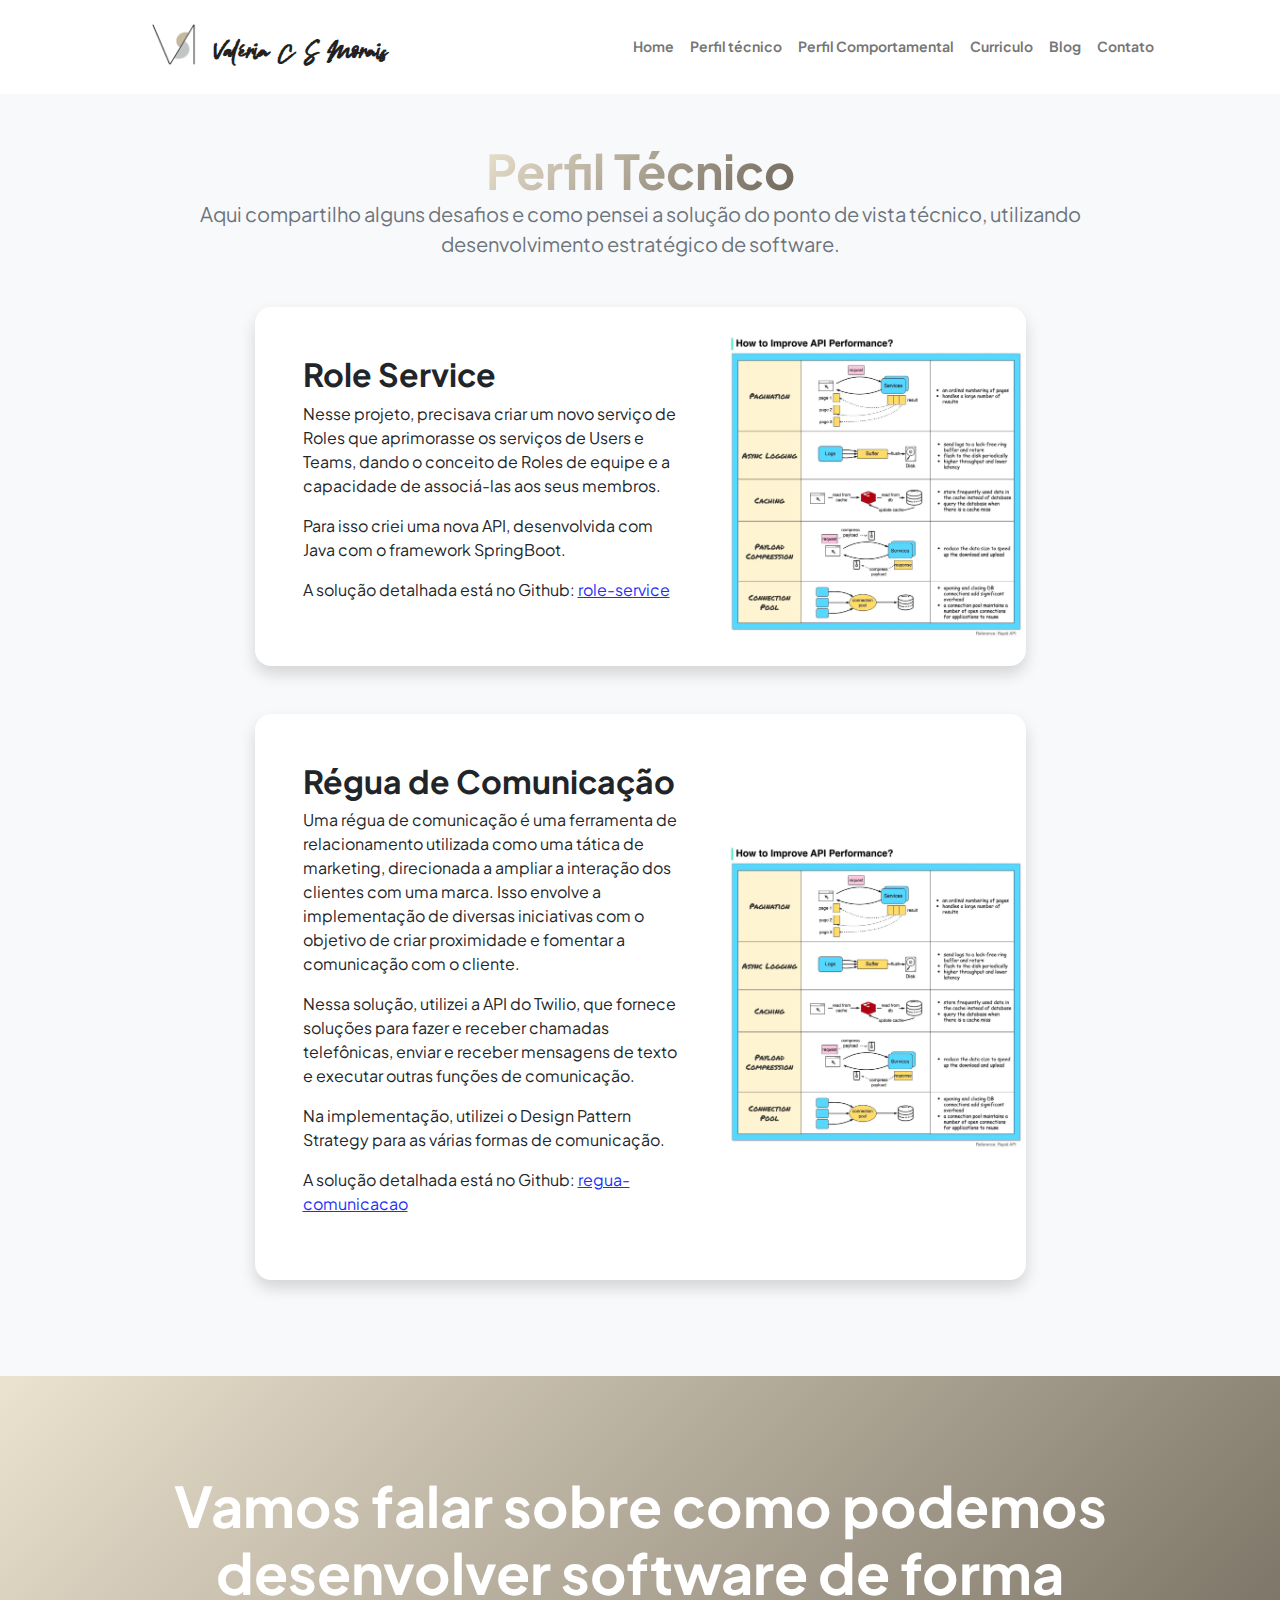
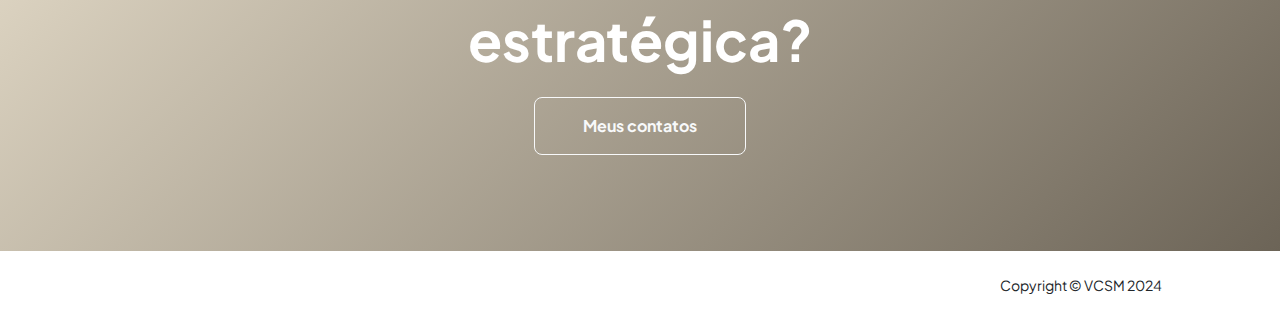
<file: projects.html>
<!DOCTYPE html>
<html lang="en">
    <head>
        <meta charset="utf-8" />
        <meta name="viewport" content="width=device-width, initial-scale=1, shrink-to-fit=no" />
        <meta name="description" content="" />
        <meta name="author" content="" />
        <title>Perfil Desenvolvedora de Software - Valéria C S Morais</title>
        <!-- Favicon-->
        <link rel="icon" type="image/x-icon" href="assets/favicon.ico" />
        <!-- Custom Google font-->
        <link rel="preconnect" href="https://fonts.googleapis.com" />
        <link rel="preconnect" href="https://fonts.gstatic.com" crossorigin />
        <link href="https://fonts.googleapis.com/css2?family=Plus+Jakarta+Sans:wght@100;200;300;400;500;600;700;800;900&amp;display=swap" rel="stylesheet" />
        <!-- Bootstrap icons-->
        <link href="https://cdn.jsdelivr.net/npm/bootstrap-icons@1.8.1/font/bootstrap-icons.css" rel="stylesheet" />
        <!-- Core theme CSS (includes Bootstrap)-->
        <link href="css/styles.css" rel="stylesheet" />
    </head>
    <body class="d-flex flex-column h-100 bg-light">
        <main class="flex-shrink-0">
            <!-- Navigation-->
            <nav class="navbar navbar-expand-lg navbar-light bg-white py-3">
                <div class="container px-5">
                    <a class="navbar-brand" href="index.html"><span class="fw-bolder text-primary-brand"><img class="logo-img" src="assets/avatar-vcsm.png" alt="..." />Valéria C S Morais</span></a>
                    <button class="navbar-toggler" type="button" data-bs-toggle="collapse" data-bs-target="#navbarSupportedContent" aria-controls="navbarSupportedContent" aria-expanded="false" aria-label="Toggle navigation"><span class="navbar-toggler-icon"></span></button>
                    <div class="collapse navbar-collapse" id="navbarSupportedContent">
                        <ul class="navbar-nav ms-auto mb-2 mb-lg-0 small fw-bolder">
                            <li class="nav-item"><a class="nav-link" href="index.html">Home</a></li>
                            <li class="nav-item"><a class="nav-link" href="projects.html">Perfil técnico</a></li>
                            <li class="nav-item"><a class="nav-link" href="personal.html">Perfil Comportamental</a></li>
                            <li class="nav-item"><a class="nav-link" href="resume.html">Curriculo</a></li>
                            <li class="nav-item"><a class="nav-link" target="_blank" href="https://medium.com/valeriacsmorais">Blog</a></li>
                            <li class="nav-item"><a class="nav-link" href="contact.html">Contato</a></li>
                        </ul>
                    </div>
                </div>
            </nav>
            <!-- Projects Section-->
            <section class="py-5">
                <div class="container px-5 mb-5">
                    <div class="text-center mb-5">
                        <h1 class="display-5 fw-bolder mb-0"><span class="text-gradient d-inline">Perfil Técnico</span></h1>
                        <p class="lead fw-normal text-muted mb-0">Aqui compartilho alguns desafios e como pensei a solução do ponto de vista técnico, utilizando desenvolvimento estratégico de software.</p>
                    </div>
                    <div class="row gx-5 justify-content-center">
                        <div class="col-lg-11 col-xl-9 col-xxl-8">
                            <!-- Project Card 1-->
                            <div class="card overflow-hidden shadow rounded-4 border-0 mb-5">
                                <div class="card-body p-0">
                                    <div class="d-flex align-items-center">
                                        <div class="p-5">
                                            <h2 class="fw-bolder">Role Service</h2>
                                            <p>Nesse projeto, precisava criar um novo serviço de Roles que aprimorasse os serviços de Users e Teams, dando o
                                                conceito de Roles de equipe e a capacidade de associá-las aos seus membros.</p>
                                            <p>Para isso criei uma nova API, desenvolvida com Java com o framework SpringBoot.</p>    
                                            <p>A solução detalhada está no Github: <a href="https://github.com/valeriacsmorais/role-service" target="_blank">role-service</a></p>
                                        </div>
                                        <img class="img-fluid" width="300px" height="400px" src="assets/role-service.png" alt="..." />
                                    </div>
                                </div>
                            </div>
                            <!-- Project Card 2-->
                            <div class="card overflow-hidden shadow rounded-4 border-0">
                                <div class="card-body p-0">
                                    <div class="d-flex align-items-center">
                                        <div class="p-5">
                                            <h2 class="fw-bolder">Régua de Comunicação</h2>
                                            <p>Uma régua de comunicação é uma ferramenta de relacionamento utilizada como uma tática de marketing, direcionada a ampliar a interação dos clientes com uma marca. Isso envolve a implementação de diversas iniciativas com o objetivo de criar proximidade e fomentar a comunicação com o cliente.</p>
                                            <p>Nessa solução, utilizei a API do Twilio, que fornece soluções ​​para fazer e receber chamadas telefônicas, enviar e receber mensagens de texto e executar outras funções de comunicação.</p>   
                                            <p>Na implementação, utilizei o Design Pattern Strategy para as várias formas de comunicação.</p>                                               
                                            <p>A solução detalhada está no Github: <a href="https://github.com/valeriacsmorais/regua-comunicacao" target="_blank">regua-comunicacao</a></p>
                                        </div>
                                        <img class="img-fluid" width="300px" height="400px" src="assets/role-service.png" alt="..." />
                                    </div>
                                </div>
                            </div>
                        </div>
                    </div>
                </div>
            </section>
            <!-- Call to action section-->
            <section class="py-5 bg-gradient-primary-to-secondary text-white">
                <div class="container px-5 my-5">
                    <div class="text-center">
                        <h2 class="display-4 fw-bolder mb-4">Vamos falar sobre como podemos desenvolver software de forma estratégica?</h2>
                        <a class="btn btn-outline-light btn-lg px-5 py-3 fs-6 fw-bolder" href="contact.html">Meus contatos</a>
                    </div>
                </div>
            </section>
        </main>
        <!-- Footer-->
        <footer class="bg-white py-4 mt-auto">
            <div class="container px-5">
                <div class="row align-items-center justify-content-between flex-column flex-sm-row">
                    <div class="col-auto"></div>
                    <div class="col-auto"><div class="small m-0">Copyright &copy; VCSM 2024</div></div>
                    </div>
                </div>
            </div>
        </footer>
        <!-- Bootstrap core JS-->
        <script src="https://cdn.jsdelivr.net/npm/bootstrap@5.2.3/dist/js/bootstrap.bundle.min.js"></script>
        <!-- Core theme JS-->
        <script src="js/scripts.js"></script>
    </body>
</html>
</file>
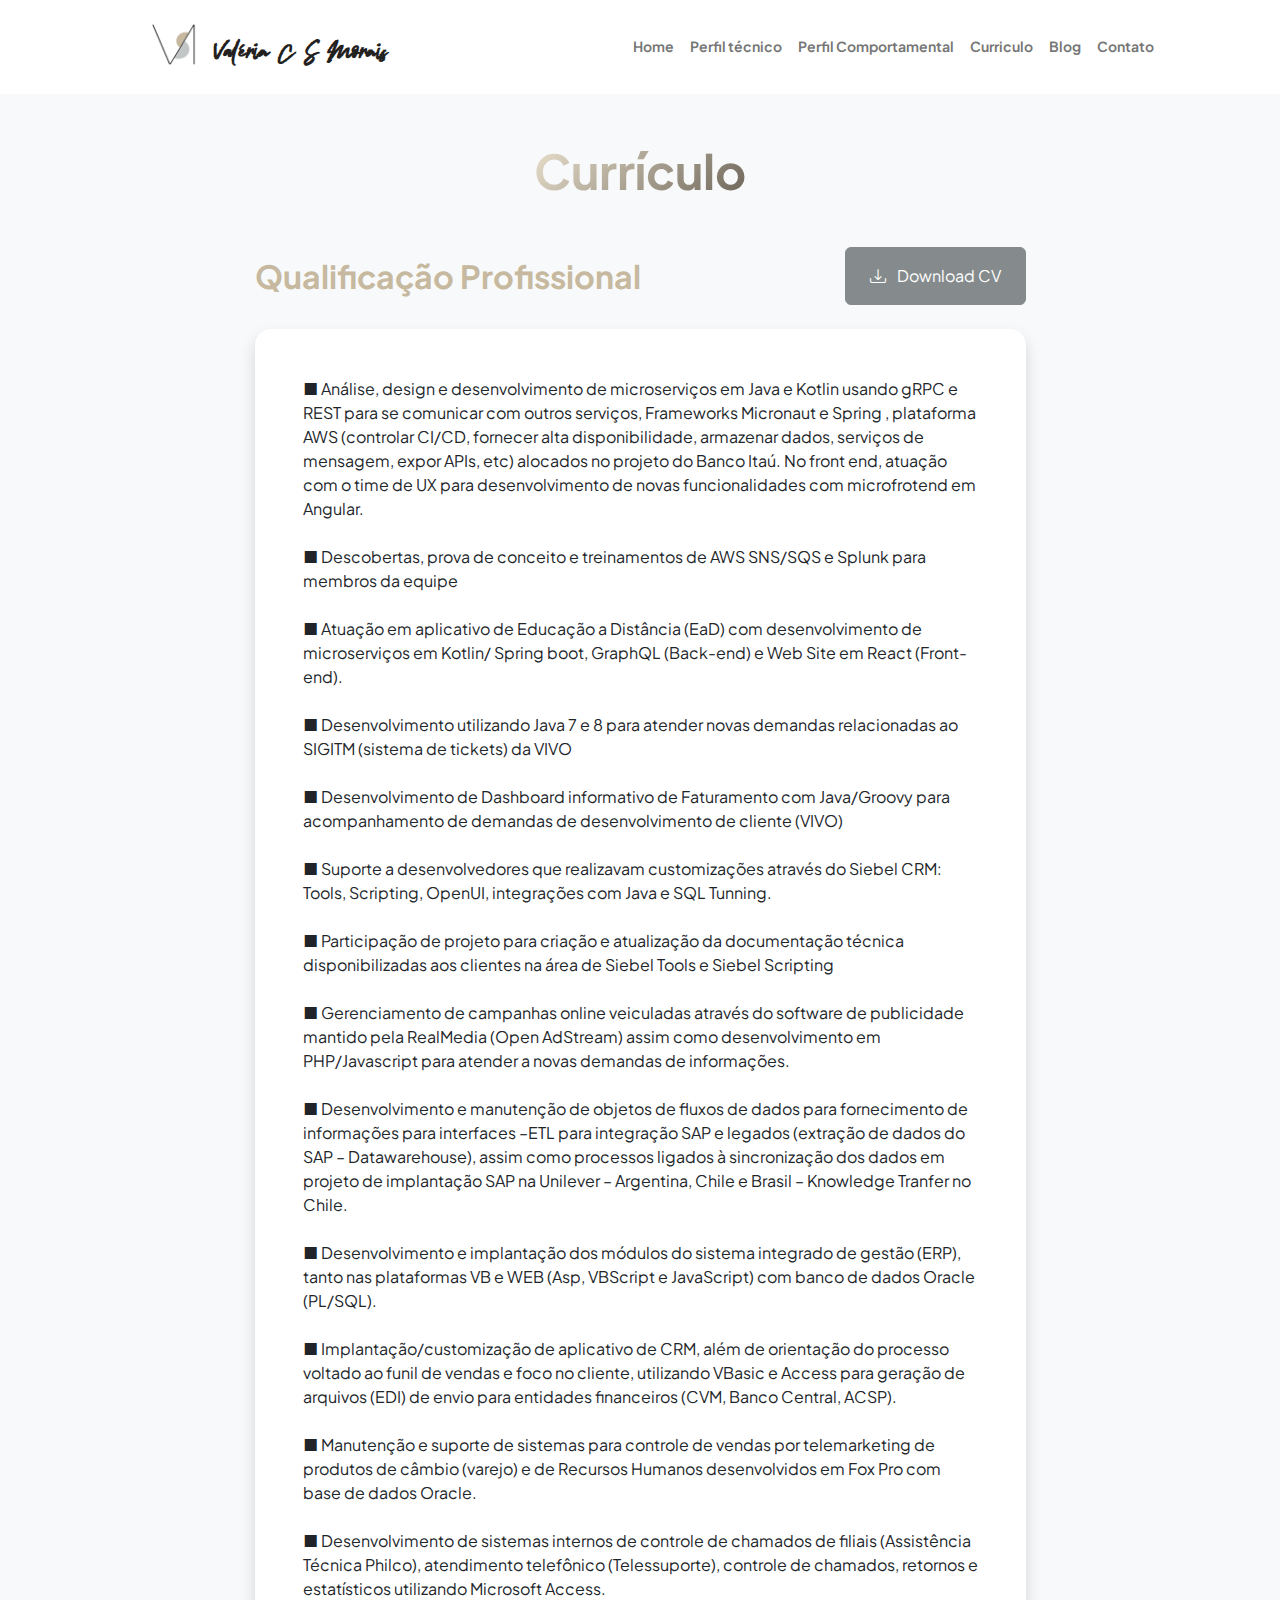
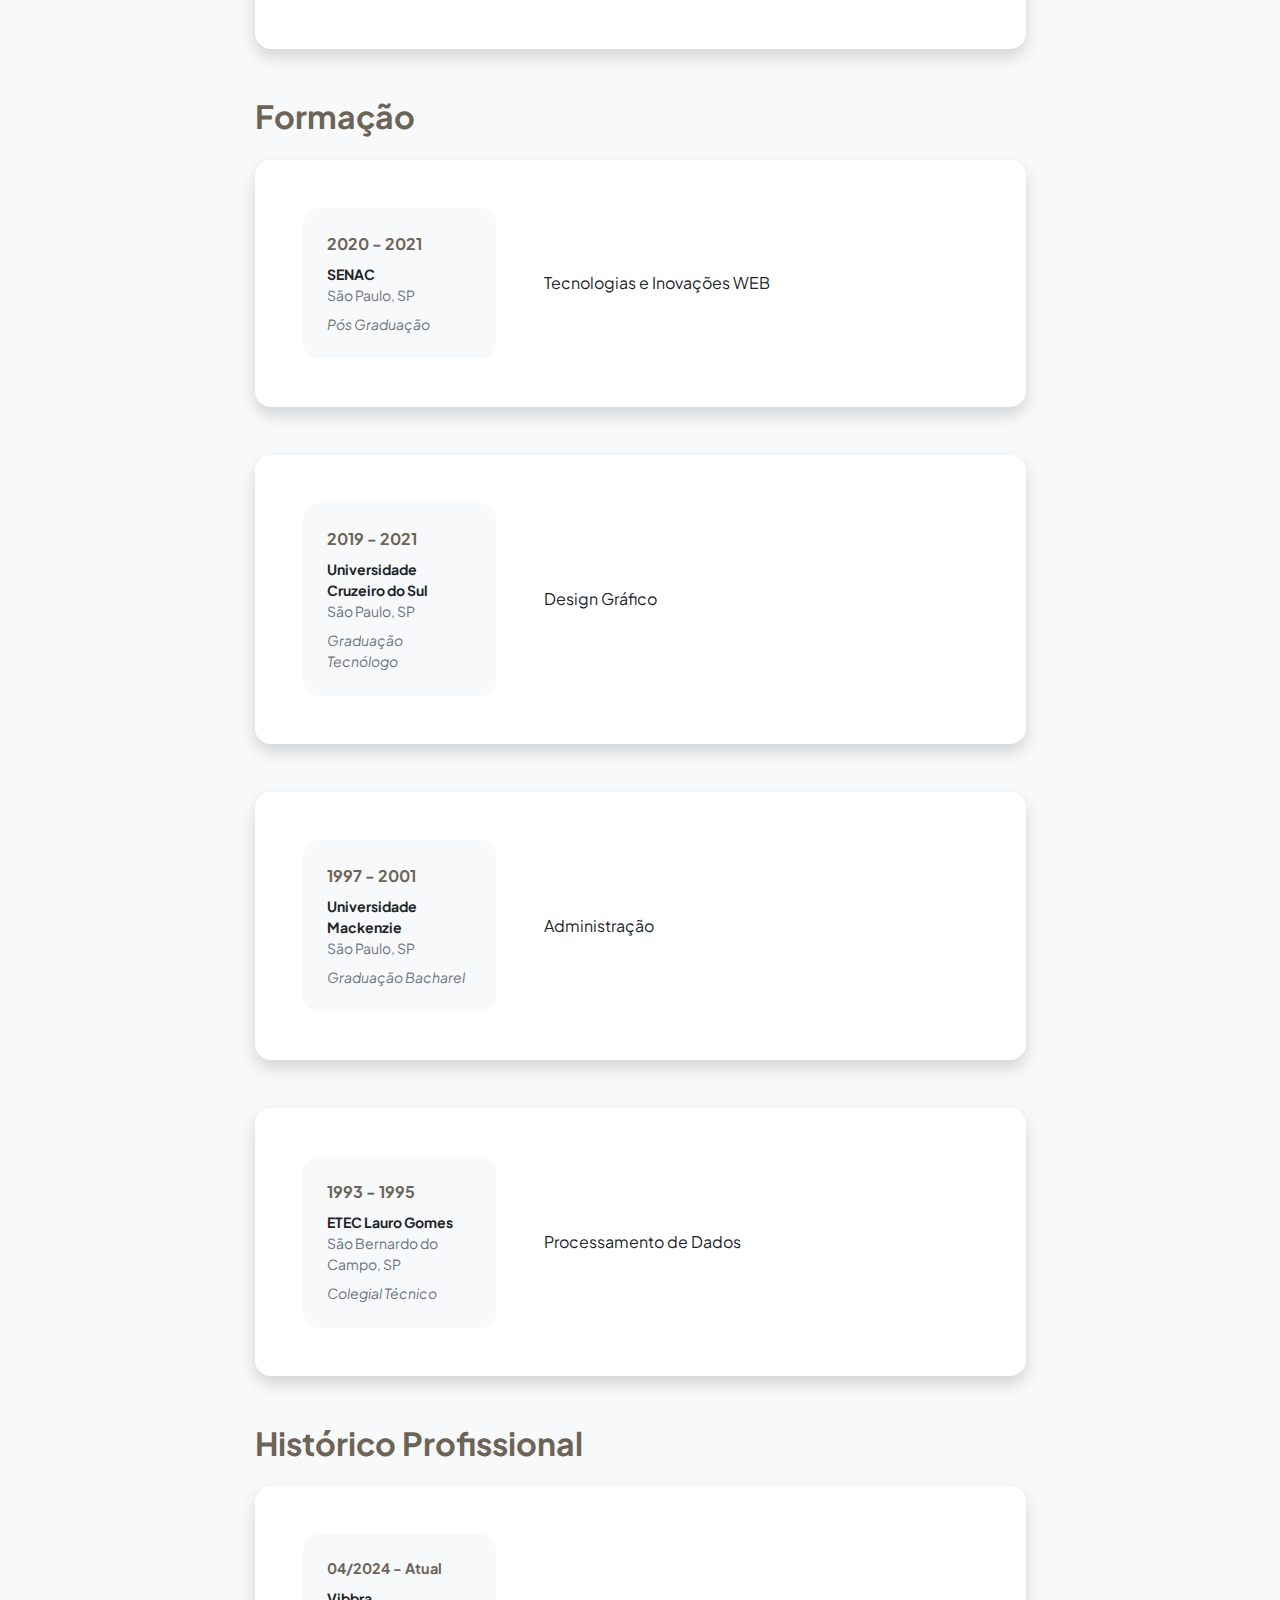
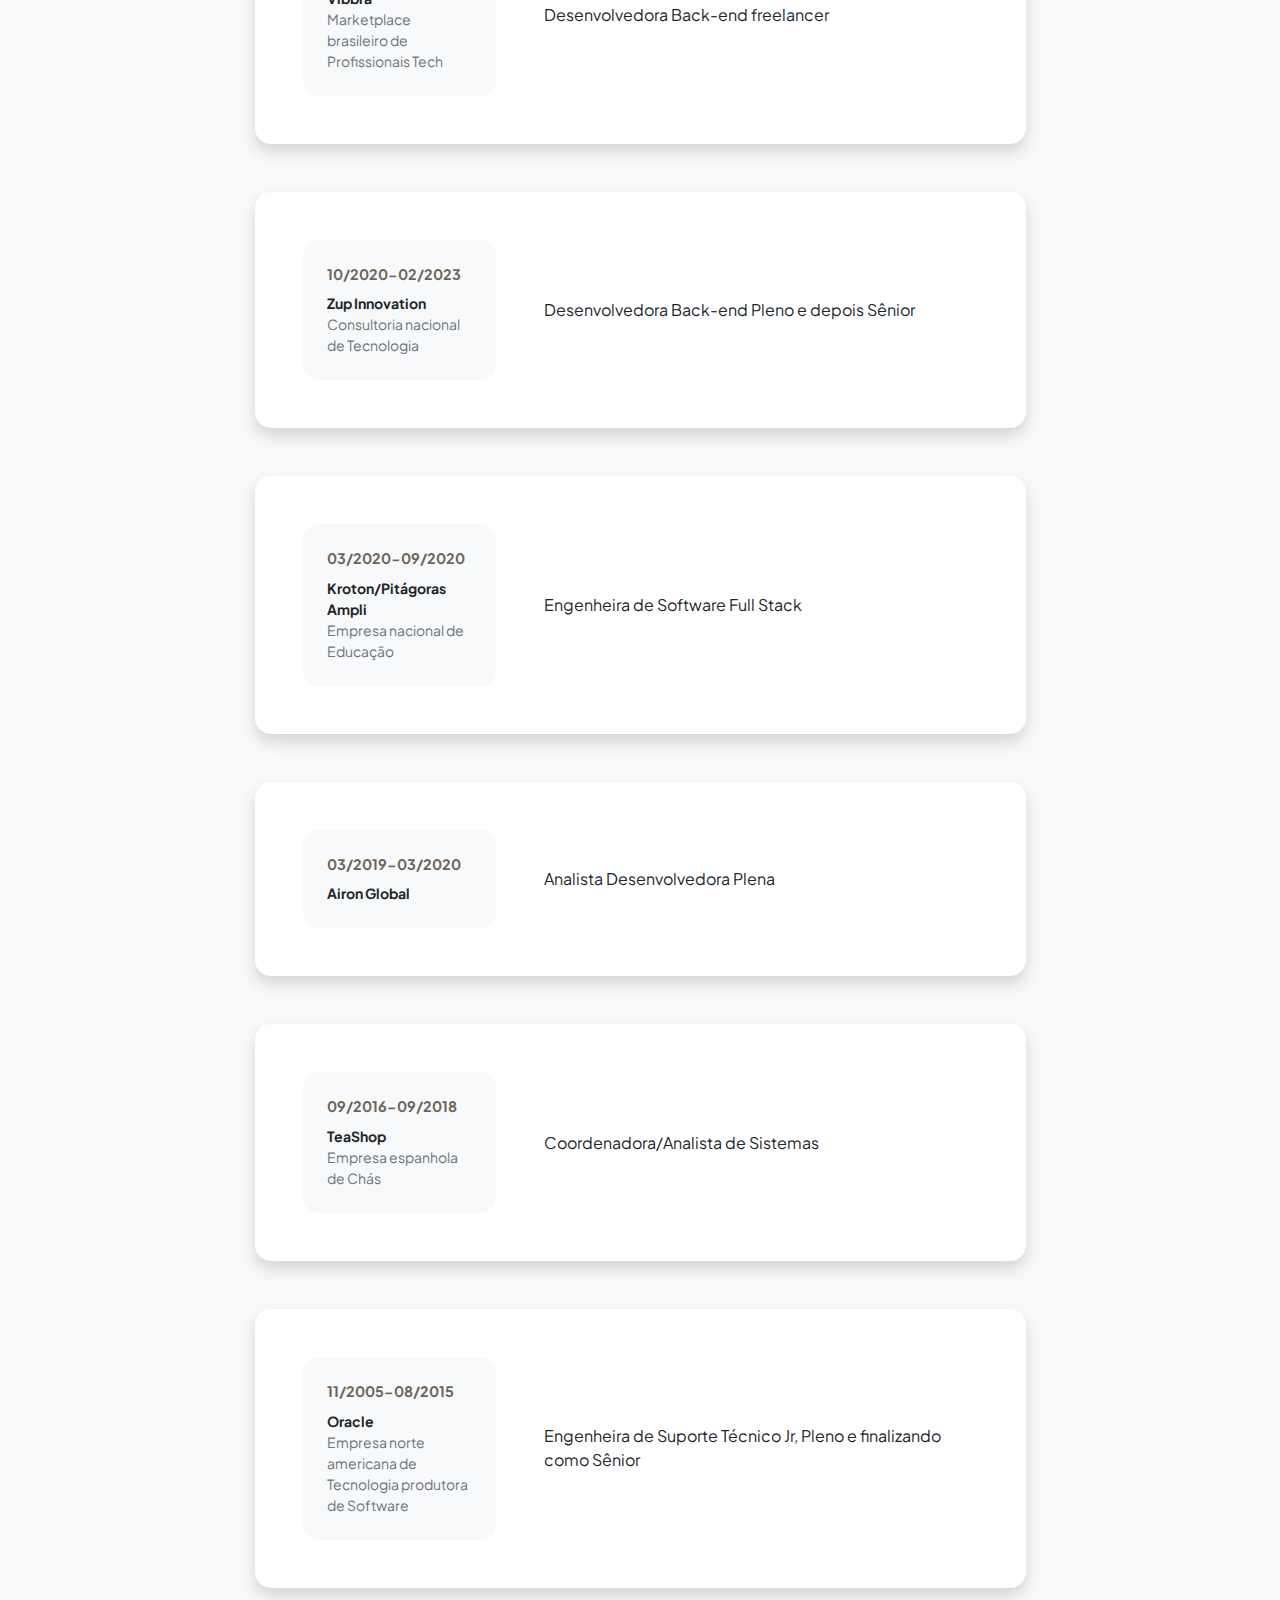
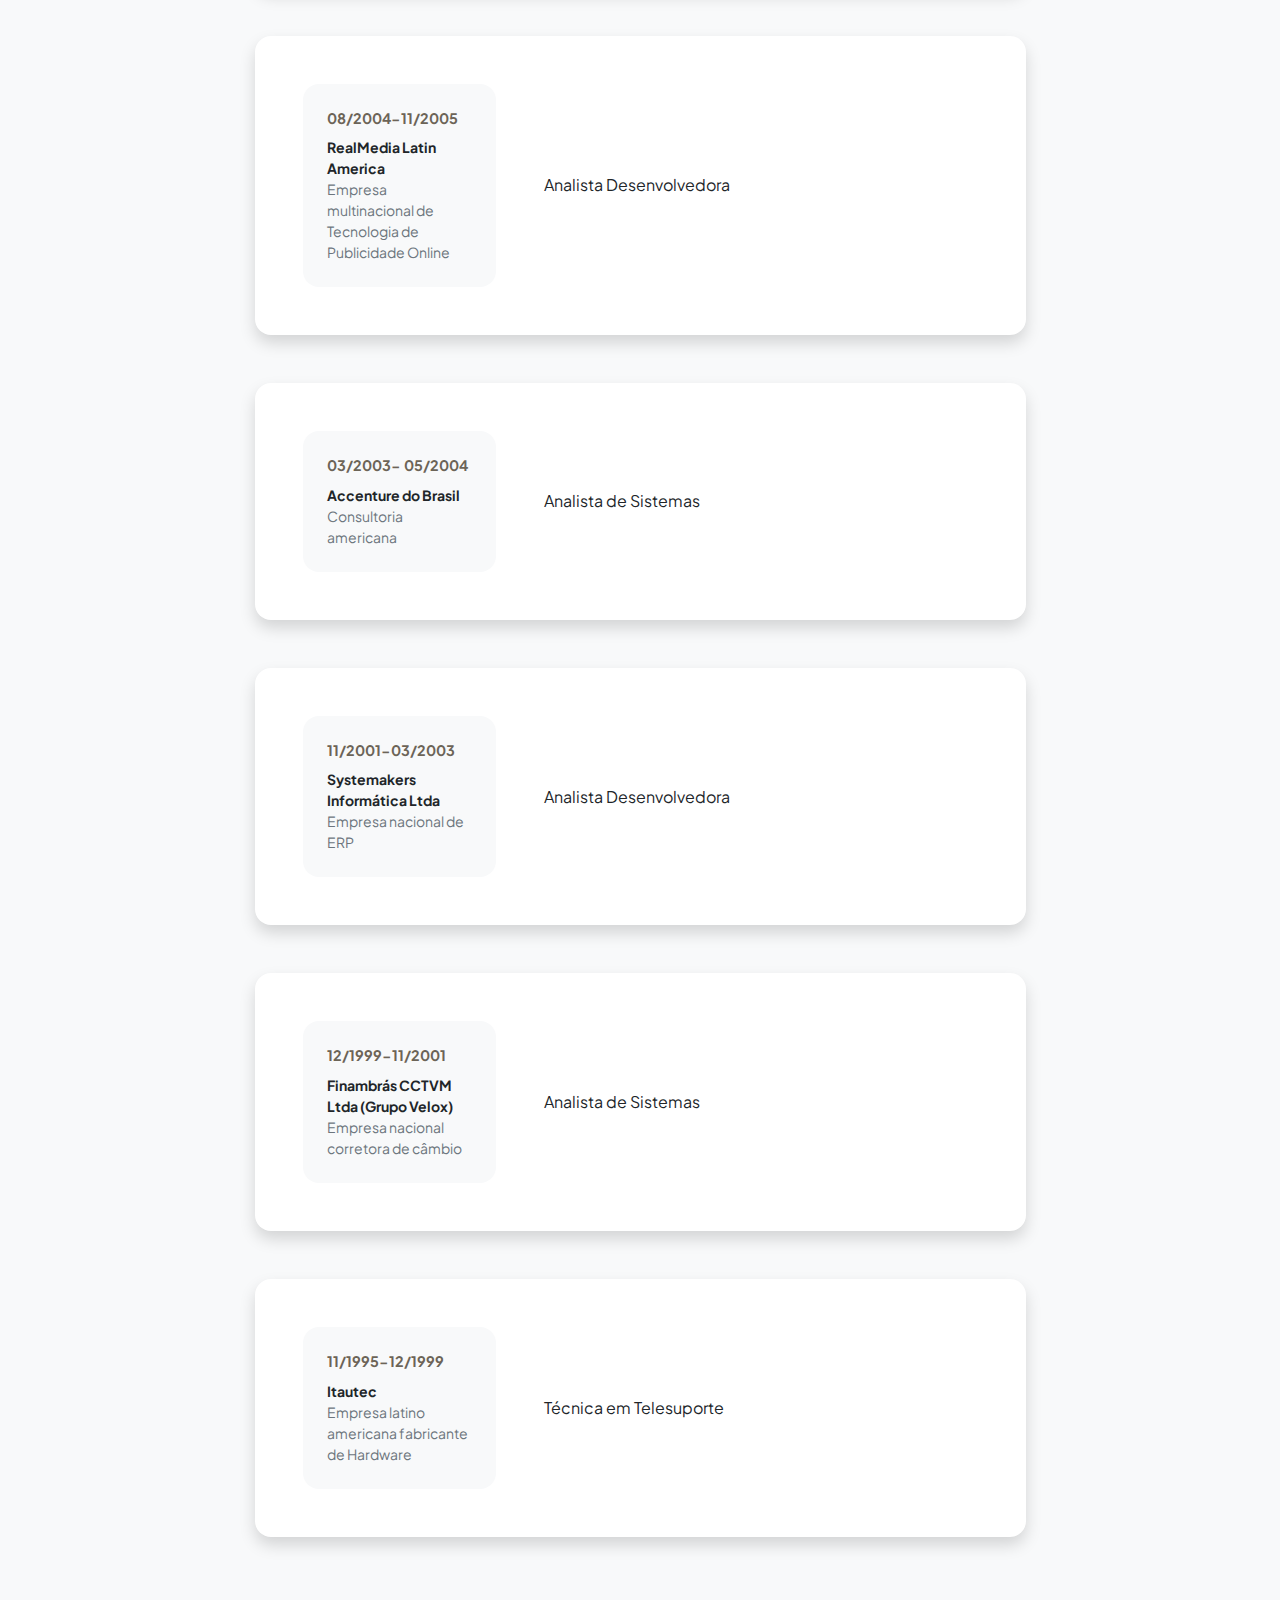
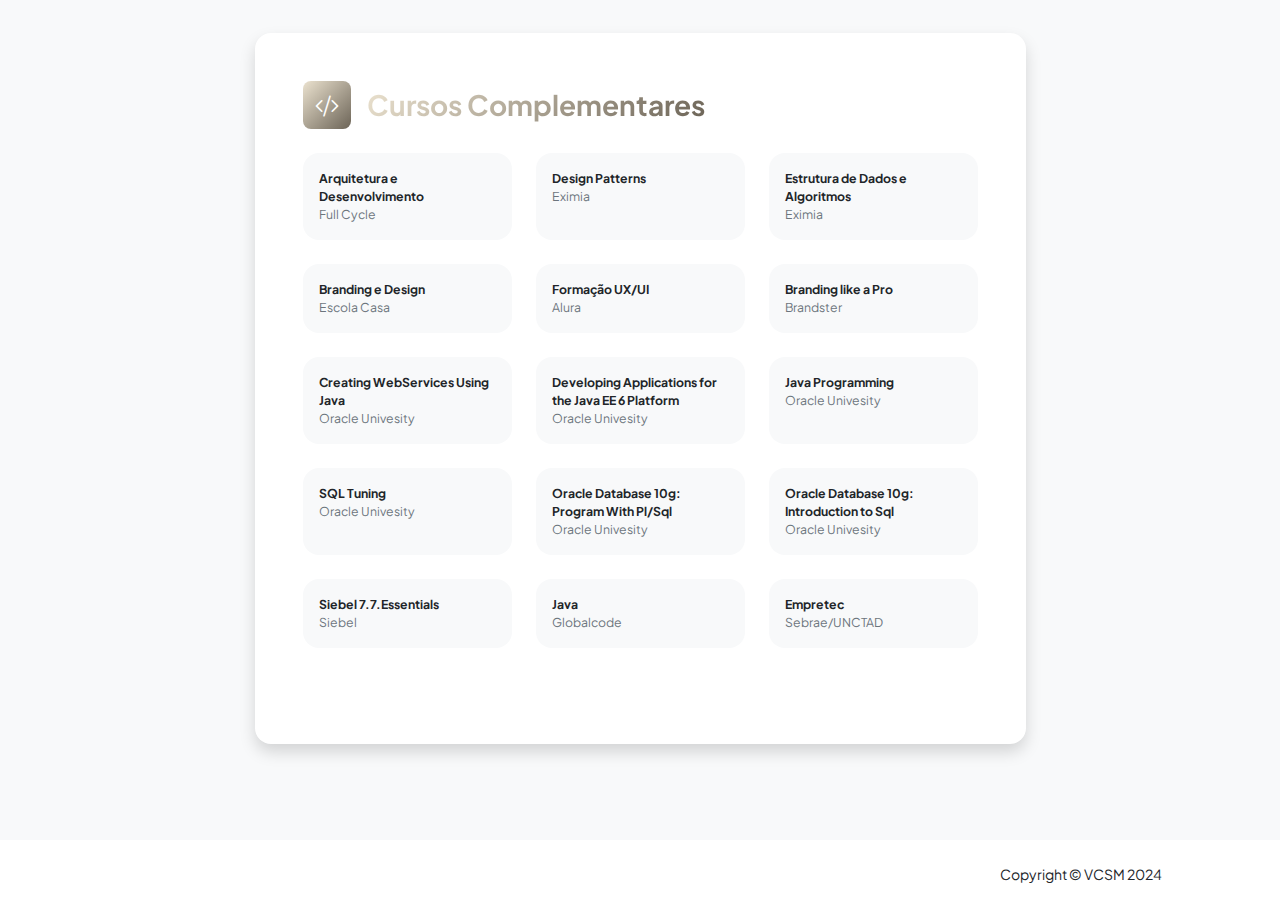
<file: resume.html>
<!DOCTYPE html>
<html lang="en">

<head>
    <meta charset="utf-8" />
    <meta name="viewport" content="width=device-width, initial-scale=1, shrink-to-fit=no" />
    <meta name="description" content="" />
    <meta name="author" content="" />
    <title>Perfil Desenvolvedora de Software - Valéria C S Morais</title>
    <!-- Favicon-->
    <link rel="icon" type="image/x-icon" href="assets/favicon.ico" />
    <!-- Custom Google font-->
    <link rel="preconnect" href="https://fonts.googleapis.com" />
    <link rel="preconnect" href="https://fonts.gstatic.com" crossorigin />
    <link
        href="https://fonts.googleapis.com/css2?family=Plus+Jakarta+Sans:wght@100;200;300;400;500;600;700;800;900&amp;display=swap"
        rel="stylesheet" />
    <!-- Bootstrap icons-->
    <link href="https://cdn.jsdelivr.net/npm/bootstrap-icons@1.8.1/font/bootstrap-icons.css" rel="stylesheet" />
    <!-- Core theme CSS (includes Bootstrap)-->
    <link href="css/styles.css" rel="stylesheet" />
</head>

<body class="d-flex flex-column h-100 bg-light">
    <main class="flex-shrink-0">
        <!-- Navigation-->
        <nav class="navbar navbar-expand-lg navbar-light bg-white py-3">
            <div class="container px-5">
                <a class="navbar-brand" href="index.html"><span class="fw-bolder text-primary-brand"><img class="logo-img" src="assets/avatar-vcsm.png" alt="..." />Valéria C S Morais</span></a>
                <button class="navbar-toggler" type="button" data-bs-toggle="collapse"
                    data-bs-target="#navbarSupportedContent" aria-controls="navbarSupportedContent"
                    aria-expanded="false" aria-label="Toggle navigation"><span
                        class="navbar-toggler-icon"></span></button>
                <div class="collapse navbar-collapse" id="navbarSupportedContent">
                    <ul class="navbar-nav ms-auto mb-2 mb-lg-0 small fw-bolder">
                        <li class="nav-item"><a class="nav-link" href="index.html">Home</a></li>
                        <li class="nav-item"><a class="nav-link" href="projects.html">Perfil técnico</a></li>
                        <li class="nav-item"><a class="nav-link" href="personal.html">Perfil Comportamental</a></li>
                        <li class="nav-item"><a class="nav-link" href="resume.html">Curriculo</a></li>
                        <li class="nav-item"><a class="nav-link" target="_blank" href="https://medium.com/valeriacsmorais">Blog</a></li>                        
                        <li class="nav-item"><a class="nav-link" href="contact.html">Contato</a></li>
                    </ul>
                </div>
            </div>
        </nav>
        <!-- Page Content-->
        <div class="container px-5 my-5">
            <div class="text-center mb-5">
                <h1 class="display-5 fw-bolder mb-0"><span class="text-gradient d-inline">Currículo</span></h1>
            </div>
            <div class="row gx-5 justify-content-center">
                <div class="col-lg-11 col-xl-9 col-xxl-8">
                    <!-- Qualification Section-->
                    <section>
                        <div class="d-flex align-items-center justify-content-between mb-4">
                            <h2 class="text-primary fw-bolder mb-0">Qualificação Profissional</h2>
                            <!-- Download resume button-->
                            <a class="btn btn-primary px-4 py-3" target="_blank"
                                href="assets/CV_valeriamorais_2024.pdf">
                                <div class="d-inline-block bi bi-download me-2"></div>
                                Download CV
                            </a>
                        </div>
                        <!-- Qualification Card-->
                        <div class="card shadow border-0 rounded-4 mb-5">
                            <div class="card-body p-5">
                                <div>■ Análise, design e desenvolvimento de microserviços em Java e Kotlin usando gRPC e REST para se comunicar com outros serviços, Frameworks Micronaut e Spring , plataforma AWS (controlar CI/CD, fornecer alta disponibilidade, armazenar dados, serviços de mensagem, expor APIs, etc) alocados no projeto do Banco Itaú. No front end, atuação com o time de UX para desenvolvimento de novas funcionalidades com microfrotend em Angular.</div>
                                <br>
                                <div>■ Descobertas, prova de conceito e treinamentos de AWS SNS/SQS e Splunk para membros da equipe</div>
                                <br>
                                <div>■ Atuação em aplicativo de Educação a Distância (EaD) com desenvolvimento de microserviços em Kotlin/ Spring boot, GraphQL (Back-end) e Web Site em React (Front-end).</div>
                                <br>
                                <div>■ Desenvolvimento utilizando Java 7 e 8 para atender novas demandas relacionadas ao SIGITM (sistema de tickets) da VIVO</div>
                                <br>
                                <div>■ Desenvolvimento de Dashboard informativo de Faturamento com Java/Groovy para acompanhamento de demandas de desenvolvimento de cliente (VIVO)</div>
                                <br>
                                <div>■ Suporte a desenvolvedores que realizavam customizações através do Siebel CRM: Tools, Scripting, OpenUI, integrações com Java e SQL Tunning.</div>
                                <br>
                                <div>■ Participação de projeto para criação e atualização da documentação técnica disponibilizadas aos clientes na área de Siebel Tools e Siebel Scripting</div>
                                <br>
                                <div>■ Gerenciamento de campanhas online veiculadas através do software de publicidade mantido pela RealMedia (Open AdStream) assim como desenvolvimento em PHP/Javascript para atender a novas demandas de informações.</div>
                                <br>
                                <div>■ Desenvolvimento e manutenção de objetos de fluxos de dados para fornecimento de informações para interfaces –ETL para integração SAP e legados (extração de dados do SAP – Datawarehouse), assim como processos ligados à sincronização dos dados em projeto de implantação SAP na Unilever – Argentina, Chile e Brasil – Knowledge Tranfer no Chile.</div>
                                <br>
                                <div>■ Desenvolvimento e implantação dos módulos do sistema integrado de gestão (ERP), tanto nas plataformas VB e WEB (Asp, VBScript e JavaScript) com banco de dados Oracle (PL/SQL).</div>
                                <br>
                                <div>■ Implantação/customização de aplicativo de CRM, além de orientação do processo voltado ao funil de vendas e foco no cliente, utilizando VBasic e Access para geração de arquivos (EDI) de envio para entidades financeiros (CVM, Banco Central, ACSP).</div>
                                <br>
                                <div>■ Manutenção e suporte de sistemas para controle de vendas por telemarketing de produtos de câmbio (varejo) e de Recursos Humanos desenvolvidos em Fox Pro com base de dados Oracle.</div>
                                <br>
                                <div>■ Desenvolvimento de sistemas internos de controle de chamados de filiais (Assistência Técnica Philco), atendimento telefônico (Telessuporte), controle de chamados, retornos e estatísticos utilizando Microsoft Access.</div>
                            </div>
                        </div>
                    </section>
                    <!-- Education Section-->
                    <section>
                        <h2 class="text-secondary fw-bolder mb-4">Formação</h2>
                        <!-- Education Card 1-->
                        <div class="card shadow border-0 rounded-4 mb-5">
                            <div class="card-body p-5">
                                <div class="row align-items-center gx-5">
                                    <div class="col text-center text-lg-start mb-4 mb-lg-0">
                                        <div class="bg-light p-4 rounded-4">
                                            <div class="text-secondary fw-bolder mb-2">2020 - 2021</div>
                                            <div class="mb-2">
                                                <div class="small fw-bolder">SENAC</div>
                                                <div class="small text-muted">São Paulo, SP</div>
                                            </div>
                                            <div class="fst-italic">
                                                <div class="small text-muted">Pós Graduação</div>
                                            </div>
                                        </div>
                                    </div>
                                    <div class="col-lg-8">
                                        <div>Tecnologias e Inovações WEB</div>
                                    </div>
                                </div>
                            </div>
                        </div>
                        <!-- Education Card 2-->
                        <div class="card shadow border-0 rounded-4 mb-5">
                            <div class="card-body p-5">
                                <div class="row align-items-center gx-5">
                                    <div class="col text-center text-lg-start mb-4 mb-lg-0">
                                        <div class="bg-light p-4 rounded-4">
                                            <div class="text-secondary fw-bolder mb-2">2019 - 2021</div>
                                            <div class="mb-2">
                                                <div class="small fw-bolder">Universidade Cruzeiro do Sul</div>
                                                <div class="small text-muted">São Paulo, SP </div>
                                            </div>
                                            <div class="fst-italic">
                                                <div class="small text-muted">Graduação Tecnólogo</div>
                                            </div>
                                        </div>
                                    </div>
                                    <div class="col-lg-8">
                                        <div>Design Gráfico</div>
                                    </div>
                                </div>
                            </div>
                        </div>
                        <!-- Education Card 3-->
                        <div class="card shadow border-0 rounded-4 mb-5">
                            <div class="card-body p-5">
                                <div class="row align-items-center gx-5">
                                    <div class="col text-center text-lg-start mb-4 mb-lg-0">
                                        <div class="bg-light p-4 rounded-4">
                                            <div class="text-secondary fw-bolder mb-2">1997 - 2001</div>
                                            <div class="mb-2">
                                                <div class="small fw-bolder">Universidade Mackenzie</div>
                                                <div class="small text-muted">São Paulo, SP </div>
                                            </div>
                                            <div class="fst-italic">
                                                <div class="small text-muted">Graduação Bacharel</div>
                                            </div>
                                        </div>
                                    </div>
                                    <div class="col-lg-8">
                                        <div>Administração</div>
                                    </div>
                                </div>
                            </div>
                        </div>
                        <!-- Education Card 4-->
                        <div class="card shadow border-0 rounded-4 mb-5">
                            <div class="card-body p-5">
                                <div class="row align-items-center gx-5">
                                    <div class="col text-center text-lg-start mb-4 mb-lg-0">
                                        <div class="bg-light p-4 rounded-4">
                                            <div class="text-secondary fw-bolder mb-2">1993 - 1995</div>
                                            <div class="mb-2">
                                                <div class="small fw-bolder">ETEC Lauro Gomes</div>
                                                <div class="small text-muted">São Bernardo do Campo, SP </div>
                                            </div>
                                            <div class="fst-italic">
                                                <div class="small text-muted">Colegial Técnico</div>
                                            </div>
                                        </div>
                                    </div>
                                    <div class="col-lg-8">
                                        <div>Processamento de Dados</div>
                                    </div>
                                </div>
                            </div>
                        </div>
                    </section>
                    <!-- Experience Section-->
                    <section>
                        <h2 class="text-secondary fw-bolder mb-4">Histórico Profissional</h2>
                        <!-- Experience Card 1-->
                        <div class="card shadow border-0 rounded-4 mb-5">
                            <div class="card-body p-5">
                                <div class="row align-items-center gx-5">
                                    <div class="col text-center text-lg-start mb-4 mb-lg-0">
                                        <div class="bg-light p-4 rounded-4">
                                            <div class="text-third fw-bolder mb-2">04/2024 - Atual</div>
                                            <div class="small fw-bolder">Vibbra</div>
                                            <div class="small text-muted">Marketplace brasileiro de Profissionais Tech</div>
                                        </div>
                                    </div>
                                    <div class="col-lg-8">
                                        <div>Desenvolvedora Back-end freelancer</div>
                                    </div>
                                </div>
                            </div>
                        </div>
                        <!-- Experience Card 2-->
                        <div class="card shadow border-0 rounded-4 mb-5">
                            <div class="card-body p-5">
                                <div class="row align-items-center gx-5">
                                    <div class="col text-center text-lg-start mb-4 mb-lg-0">
                                        <div class="bg-light p-4 rounded-4">
                                            <div class="text-third fw-bolder mb-2">10/2020-02/2023</div>
                                            <div class="small fw-bolder">Zup Innovation</div>
                                            <div class="small text-muted">Consultoria nacional de Tecnologia</div>
                                        </div>
                                    </div>
                                    <div class="col-lg-8">
                                        <div>Desenvolvedora Back-end Pleno e depois Sênior</div>
                                    </div>
                                </div>
                            </div>
                        </div>
                        <!-- Experience Card 3-->
                        <div class="card shadow border-0 rounded-4 mb-5">
                            <div class="card-body p-5">
                                <div class="row align-items-center gx-5">
                                    <div class="col text-center text-lg-start mb-4 mb-lg-0">
                                        <div class="bg-light p-4 rounded-4">
                                            <div class="text-third fw-bolder mb-2">03/2020-09/2020</div>
                                            <div class="small fw-bolder">Kroton/Pitágoras Ampli</div>
                                            <div class="small text-muted">Empresa nacional de Educação</div>
                                        </div>
                                    </div>
                                    <div class="col-lg-8">
                                        <div>Engenheira de Software Full Stack</div>
                                    </div>
                                </div>
                            </div>
                        </div>
                        <!-- Experience Card 4-->
                        <div class="card shadow border-0 rounded-4 mb-5">
                            <div class="card-body p-5">
                                <div class="row align-items-center gx-5">
                                    <div class="col text-center text-lg-start mb-4 mb-lg-0">
                                        <div class="bg-light p-4 rounded-4">
                                            <div class="text-third fw-bolder mb-2">03/2019-03/2020</div>
                                            <div class="small fw-bolder">Airon Global</div>
                                            <div class="small text-muted"></div>
                                        </div>
                                    </div>
                                    <div class="col-lg-8">
                                        <div>Analista Desenvolvedora Plena</div>
                                    </div>
                                </div>
                            </div>
                        </div>
                        <!-- Experience Card 5-->
                        <div class="card shadow border-0 rounded-4 mb-5">
                            <div class="card-body p-5">
                                <div class="row align-items-center gx-5">
                                    <div class="col text-center text-lg-start mb-4 mb-lg-0">
                                        <div class="bg-light p-4 rounded-4">
                                            <div class="text-third fw-bolder mb-2">09/2016-09/2018</div>
                                            <div class="small fw-bolder">TeaShop</div>
                                            <div class="small text-muted">Empresa espanhola de Chás</div>
                                        </div>
                                    </div>
                                    <div class="col-lg-8">
                                        <div>Coordenadora/Analista de Sistemas</div>
                                    </div>
                                </div>
                            </div>
                        </div>                        
                        <!-- Experience Card 6-->
                        <div class="card shadow border-0 rounded-4 mb-5">
                            <div class="card-body p-5">
                                <div class="row align-items-center gx-5">
                                    <div class="col text-center text-lg-start mb-4 mb-lg-0">
                                        <div class="bg-light p-4 rounded-4">
                                            <div class="text-third fw-bolder mb-2">11/2005-08/2015</div>
                                            <div class="small fw-bolder">Oracle</div>
                                            <div class="small text-muted">Empresa norte americana de Tecnologia produtora de Software</div>
                                        </div>
                                    </div>
                                    <div class="col-lg-8">
                                        <div>Engenheira de Suporte Técnico Jr, Pleno e finalizando como Sênior</div>
                                    </div>
                                </div>
                            </div>
                        </div>
                        <!-- Experience Card 7-->
                        <div class="card shadow border-0 rounded-4 mb-5">
                            <div class="card-body p-5">
                                <div class="row align-items-center gx-5">
                                    <div class="col text-center text-lg-start mb-4 mb-lg-0">
                                        <div class="bg-light p-4 rounded-4">
                                            <div class="text-third fw-bolder mb-2">08/2004-11/2005</div>
                                            <div class="small fw-bolder">RealMedia Latin America</div>
                                            <div class="small text-muted">Empresa multinacional de Tecnologia de Publicidade Online</div>
                                        </div>
                                    </div>
                                    <div class="col-lg-8">
                                        <div>Analista Desenvolvedora</div>
                                    </div>
                                </div>
                            </div>
                        </div>
                        <!-- Experience Card 8-->
                        <div class="card shadow border-0 rounded-4 mb-5">
                            <div class="card-body p-5">
                                <div class="row align-items-center gx-5">
                                    <div class="col text-center text-lg-start mb-4 mb-lg-0">
                                        <div class="bg-light p-4 rounded-4">
                                            <div class="text-third fw-bolder mb-2">03/2003- 05/2004</div>
                                            <div class="small fw-bolder">Accenture do Brasil</div>
                                            <div class="small text-muted">Consultoria americana</div>
                                        </div>
                                    </div>
                                    <div class="col-lg-8">
                                        <div>Analista de Sistemas</div>
                                    </div>
                                </div>
                            </div>
                        </div>
                        <!-- Experience Card 9-->
                        <div class="card shadow border-0 rounded-4 mb-5">
                            <div class="card-body p-5">
                                <div class="row align-items-center gx-5">
                                    <div class="col text-center text-lg-start mb-4 mb-lg-0">
                                        <div class="bg-light p-4 rounded-4">
                                            <div class="text-third fw-bolder mb-2">11/2001-03/2003</div>
                                            <div class="small fw-bolder">Systemakers Informática Ltda</div>
                                            <div class="small text-muted">Empresa nacional de ERP</div>
                                        </div>
                                    </div>
                                    <div class="col-lg-8">
                                        <div>Analista Desenvolvedora</div>
                                    </div>
                                </div>
                            </div>
                        </div>
                        <!-- Experience Card 10-->
                        <div class="card shadow border-0 rounded-4 mb-5">
                            <div class="card-body p-5">
                                <div class="row align-items-center gx-5">
                                    <div class="col text-center text-lg-start mb-4 mb-lg-0">
                                        <div class="bg-light p-4 rounded-4">
                                            <div class="text-third fw-bolder mb-2">12/1999-11/2001</div>
                                            <div class="small fw-bolder">Finambrás CCTVM Ltda (Grupo Velox)</div>
                                            <div class="small text-muted">Empresa nacional corretora de câmbio</div>
                                        </div>
                                    </div>
                                    <div class="col-lg-8">
                                        <div>Analista de Sistemas</div>
                                    </div>
                                </div>
                            </div>
                        </div>
                        <!-- Experience Card 11-->
                        <div class="card shadow border-0 rounded-4 mb-5">
                            <div class="card-body p-5">
                                <div class="row align-items-center gx-5">
                                    <div class="col text-center text-lg-start mb-4 mb-lg-0">
                                        <div class="bg-light p-4 rounded-4">
                                            <div class="text-third fw-bolder mb-2">11/1995-12/1999</div>
                                            <div class="small fw-bolder">Itautec</div>
                                            <div class="small text-muted">Empresa latino americana fabricante de Hardware</div>
                                        </div>
                                    </div>
                                    <div class="col-lg-8">
                                        <div>Técnica em Telesuporte</div>
                                    </div>
                                </div>
                            </div>
                        </div>
                    </section>
                    <!-- Divider-->
                    <div class="pb-5"></div>
                    <!-- Skills Section-->
                    <section>
                        <!-- Skillset Card-->
                        <div class="card shadow border-0 rounded-4 mb-5">
                            <div class="card-body p-5 small">
                                <!-- Courses list-->
                                <div class="mb-5">
                                    <div class="d-flex align-items-center mb-4">
                                        <div
                                            class="feature bg-primary bg-gradient-primary-to-secondary text-white rounded-3 me-3">
                                            <i class="bi bi-code-slash"></i>
                                        </div>
                                        <h3 class="fw-bolder mb-0"><span class="text-gradient d-inline">Cursos
                                                Complementares</span></h3>
                                    </div>
                                    <div class="row row-cols-1 row-cols-md-3 mb-4">
                                        <div class="col mb-4 mb-md-0">
                                            <div class="align-items-center bg-light rounded-4 p-3 h-100">
                                                <div class="small fw-bolder">Arquitetura e Desenvolvimento</div>
                                                <div class="small text-muted">Full Cycle</div>
                                            </div>
                                        </div>
                                        <div class="col mb-4 mb-md-0">
                                            <div class="align-items-center bg-light rounded-4 p-3 h-100">
                                                <div class="small fw-bolder">Design Patterns</div>
                                                <div class="small text-muted">Eximia</div>
                                            </div>
                                        </div>
                                        <div class="col">
                                            <div class=" align-items-center bg-light rounded-4 p-3 h-100">
                                                <div class="small fw-bolder">Estrutura de Dados e Algoritmos</div>
                                                <div class="small text-muted">Eximia</div>
                                            </div>
                                        </div>
                                    </div>
                                    <div class="row row-cols-1 row-cols-md-3 mb-4">
                                        <div class="col mb-4 mb-md-0">
                                            <div class="align-items-center bg-light rounded-4 p-3 h-100">
                                                <div class="small fw-bolder">Branding e Design</div>
                                                <div class="small text-muted">Escola Casa</div>
                                            </div>
                                        </div>
                                        <div class="col mb-4 mb-md-0">
                                            <div class="align-items-center bg-light rounded-4 p-3 h-100">
                                                <div class="small fw-bolder">Formação UX/UI</div>
                                                <div class="small text-muted">Alura</div>
                                            </div>
                                        </div>
                                        <div class="col">
                                            <div class="align-items-center bg-light rounded-4 p-3 h-100">
                                                <div class="small fw-bolder">Branding like a Pro</div>
                                                <div class="small text-muted">Brandster</div>
                                            </div>
                                        </div>
                                    </div>
                                    <div class="row row-cols-1 row-cols-md-3 mb-4">
                                        <div class="col mb-4 mb-md-0">
                                            <div class="align-items-center bg-light rounded-4 p-3 h-100">
                                                <div class="small fw-bolder">Creating WebServices Using Java</div>
                                                <div class="small text-muted">Oracle Univesity</div>
                                            </div>
                                        </div>
                                        <div class="col mb-4 mb-md-0">
                                            <div class="align-items-center bg-light rounded-4 p-3 h-100">
                                                <div class="small fw-bolder">Developing Applications for the Java EE 6
                                                    Platform</div>
                                                <div class="small text-muted">Oracle Univesity</div>
                                            </div>
                                        </div>
                                        <div class="col">
                                            <div class="align-items-center bg-light rounded-4 p-3 h-100">
                                                <div class="small fw-bolder">Java Programming</div>
                                                <div class="small text-muted">Oracle Univesity</div>
                                            </div>
                                        </div>
                                    </div>
                                    <div class="row row-cols-1 row-cols-md-3 mb-4">
                                        <div class="col mb-4 mb-md-0">
                                            <div class="align-items-center bg-light rounded-4 p-3 h-100">
                                                <div class="small fw-bolder">SQL Tuning</div>
                                                <div class="small text-muted">Oracle Univesity</div>
                                            </div>
                                        </div>
                                        <div class="col mb-4 mb-md-0">
                                            <div class="align-items-center bg-light rounded-4 p-3 h-100">
                                                <div class="small fw-bolder">Oracle Database 10g: Program With Pl/Sql
                                                </div>
                                                <div class="small text-muted">Oracle Univesity</div>
                                            </div>
                                        </div>
                                        <div class="col">
                                            <div class="align-items-center bg-light rounded-4 p-3 h-100">
                                                <div class="small fw-bolder">Oracle Database 10g: Introduction to Sql
                                                </div>
                                                <div class="small text-muted">Oracle Univesity</div>
                                            </div>
                                        </div>
                                    </div>
                                    <div class="row row-cols-1 row-cols-md-3 mb-4">
                                        <div class="col mb-4 mb-md-0">
                                            <div class="align-items-center bg-light rounded-4 p-3 h-100">
                                                <div class="small fw-bolder">Siebel 7.7.Essentials</div>
                                                <div class="small text-muted">Siebel</div>
                                            </div>
                                        </div>
                                        <div class="col mb-4 mb-md-0">
                                            <div class="align-items-center bg-light rounded-4 p-3 h-100">
                                                <div class="small fw-bolder">Java</div>
                                                <div class="small text-muted">Globalcode</div>
                                            </div>
                                        </div>
                                        <div class="col">
                                            <div class="align-items-center bg-light rounded-4 p-3 h-100">
                                                <div class="small fw-bolder">Empretec</div>
                                                <div class="small text-muted">Sebrae/UNCTAD</div>
                                            </div>
                                        </div>
                                    </div>
                                </div>
                            </div>
                        </div>
                    </section>
                </div>
            </div>
        </div>
    </main>
    <!-- Footer-->
    <footer class="bg-white py-4 mt-auto">
        <div class="container px-5">
            <div class="row align-items-center justify-content-between flex-column flex-sm-row">
                <div class="col-auto"></div>
                <div class="col-auto">
                    <div class="small m-0">Copyright &copy; VCSM 2024</div>
                </div>
            </div>
        </div>
        </div>
    </footer>
    <!-- Bootstrap core JS-->
    <script src="https://cdn.jsdelivr.net/npm/bootstrap@5.2.3/dist/js/bootstrap.bundle.min.js"></script>
    <!-- Core theme JS-->
    <script src="js/scripts.js"></script>
</body>

</html>
</file>
